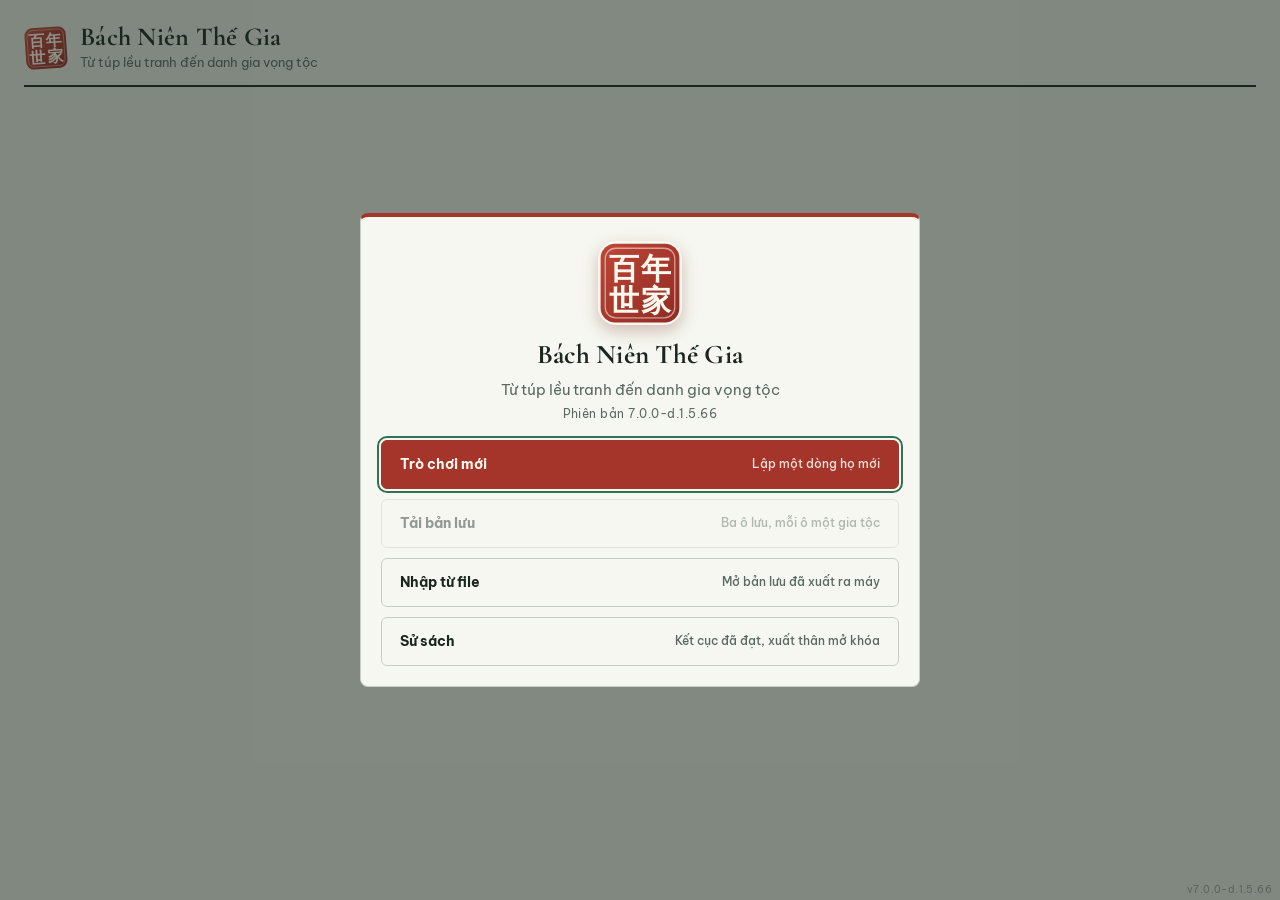
<file: index.html>
<!doctype html><html lang="vi"><head><meta charset="utf-8"><meta name="viewport" content="width=device-width,initial-scale=1"><link rel="icon" type="image/svg+xml" href="icon.svg">
<link rel="stylesheet" href="ui2.css">
</head><body>
<title>Bách Niên Thế Gia</title>
<meta name="claude:viewport-fit-sides" content="cover">
<link rel="preconnect" href="https://fonts.googleapis.com">
<link rel="preconnect" href="https://fonts.gstatic.com" crossorigin>
<link rel="stylesheet" href="https://fonts.googleapis.com/css2?family=Cormorant+Garamond:wght@500;600;700&family=Be+Vietnam+Pro:wght@400;500;600&display=swap">
<style>
/* Bố cục v5 (v4 cũ): thanh thời gian · thanh trang · nội dung từng trang */
:root{
  --paper:#e7ece2; --panel:#f5f7f0; --ink:#1c2621; --muted:#5b6a61; --line:#c6d0c0;
  --seal:#a5342a; --on-seal:#fff8ef; --gold:#946f1f; --jade:#2f7258; --jade-soft:#d5e5da;
  --sky:#d3e0d7; --ground:#a7b79b; --roof:#34443d; --wall:#e6dcc4; --wood:#7a4f32; --straw:#b7975a;
  --bad:#a5342a; --good:#2f7258; --mood:#3e6a9a; --purple:#7a4bb0;
  --display:'Cormorant Garamond','Noto Serif',Georgia,serif;
  --body:'Be Vietnam Pro',system-ui,-apple-system,'Segoe UI',sans-serif;
}
@media (prefers-color-scheme: dark){:root:not([data-theme="light"]){
  --paper:#111815; --panel:#18221d; --ink:#e2e8dc; --muted:#98a79d; --line:#2c3a33;
  --seal:#cf5a4b; --on-seal:#1a0f0c; --gold:#d3aa52; --jade:#6db493; --jade-soft:#20352b;
  --sky:#1c2b25; --ground:#2b3c32; --roof:#0c1210; --wall:#8a826f; --wood:#5f3d27; --straw:#8b7344;
  --bad:#e07466; --good:#6db493; --mood:#7fa8d6; --purple:#b48ae6; color-scheme:dark;
}}
:root[data-theme="dark"]{
  --paper:#111815; --panel:#18221d; --ink:#e2e8dc; --muted:#98a79d; --line:#2c3a33;
  --seal:#cf5a4b; --on-seal:#1a0f0c; --gold:#d3aa52; --jade:#6db493; --jade-soft:#20352b;
  --sky:#1c2b25; --ground:#2b3c32; --roof:#0c1210; --wall:#8a826f; --wood:#5f3d27; --straw:#8b7344;
  --bad:#e07466; --good:#6db493; --mood:#7fa8d6; --purple:#b48ae6; color-scheme:dark;
}
*{box-sizing:border-box}
[hidden]{display:none!important}
body{background:var(--paper);color:var(--ink);font-family:var(--body);font-size:14px;line-height:1.5;
  padding-left:max(16px,env(safe-area-inset-left,0px));padding-right:max(16px,env(safe-area-inset-right,0px));padding-block:12px 32px}
h1,h2,h3{font-family:var(--display);font-weight:700;margin:0;text-wrap:balance;letter-spacing:.01em}
button,select{font:inherit;color:inherit;cursor:pointer}
button:focus-visible,input:focus-visible,select:focus-visible{outline:2px solid var(--jade);outline-offset:2px}
.num{font-variant-numeric:tabular-nums}
.muted{color:var(--muted)}
.wrap{max-width:1380px;margin:0 auto;display:grid;gap:14px}

.top{display:flex;flex-wrap:wrap;align-items:center;gap:10px 20px;border-bottom:2px solid var(--ink);padding-block:4px 12px}
.brand{display:flex;align-items:center;gap:12px;margin-right:auto}
.sealmark{width:44px;height:44px;display:grid;place-items:center;background:var(--seal);color:var(--on-seal);font-size:26px;line-height:1;border-radius:8px;font-family:'Noto Serif TC','Noto Serif CJK TC','Source Han Serif TC','Songti TC','PMingLiU','MingLiU','SimSun','Microsoft JhengHei','Microsoft YaHei',serif;font-weight:700;transform:rotate(-4deg);flex:none;box-shadow:inset 0 0 0 2px rgba(255,248,239,.5)}
.sealmark .han2{display:flex;flex-direction:column;align-items:center;font-size:17px;line-height:1.02}.sealmark .han2 i{font-style:normal}
.sealimg{width:44px;height:44px;border-radius:9px;transform:rotate(-4deg);flex:none}
.brand h1{font-size:30px;line-height:1}
.brand small{display:block;color:var(--muted);font-size:13px;margin-top:3px}
.stat{display:grid;line-height:1.15}
.stat b{font-size:18px;font-weight:600}
.stat span{font-size:11px;text-transform:uppercase;letter-spacing:.08em;color:var(--muted)}
.stat em{font-style:normal;font-size:12px;text-transform:none;letter-spacing:0}
.up{color:var(--good)}.down{color:var(--bad)}
.speed{display:flex;gap:2px;border:1px solid var(--line);border-radius:6px;padding:2px;background:var(--panel)}
.speed button{border:0;background:none;padding:5px 10px;border-radius:4px;font-size:13px;font-weight:600;color:var(--muted)}
.speed button[aria-pressed="true"]{background:var(--ink);color:var(--paper)}
.sel{border:1px solid var(--line);background:var(--panel);border-radius:6px;padding:6px 8px;font-size:13px;max-width:100%}

.btn{border:1px solid var(--line);background:var(--panel);border-radius:6px;padding:8px 12px;text-align:left}
.btn:hover:not(:disabled){border-color:var(--jade)}
.btn:disabled{opacity:.45;cursor:not-allowed}
.btn.primary{background:var(--seal);border-color:var(--seal);color:var(--on-seal);font-weight:600;text-align:center}
.btn.small{padding:5px 10px;font-size:12.5px;text-align:center}
.btn.ghost{background:transparent}
.btn small{display:block;color:var(--muted);font-size:12px;font-weight:400}
.btn .odds{float:right;font-size:11.5px;font-weight:600;color:var(--jade);margin-left:8px}
.btn .odds.lo{color:var(--bad)}

.layout{display:grid;grid-template-columns:minmax(0,1fr) 380px;gap:14px;align-items:start}
.layout .treecard{grid-column:1;grid-row:1}
.layout .detail{grid-column:2;grid-row:1 / span 2;position:sticky;top:12px;max-height:calc(100vh - 24px);overflow-y:auto}
.layout .lower{grid-column:1;grid-row:2;display:grid;grid-template-columns:310px minmax(0,1fr);gap:14px;align-items:start}
@media (max-width:980px){.layout{grid-template-columns:minmax(0,1fr)}.layout .treecard,.layout .detail,.layout .lower{grid-column:1;grid-row:auto;position:static;max-height:none}}
@media (max-width:640px){.layout .lower{grid-template-columns:minmax(0,1fr)}}
.card{background:var(--panel);border:1px solid var(--line);border-radius:8px;padding:14px;min-width:0}
.card h2{font-size:22px}
.eyebrow{font-size:11px;letter-spacing:.1em;text-transform:uppercase;color:var(--muted);font-weight:600}
.note{font-size:12.5px;color:var(--muted);margin:0}

.treescroll{position:relative;overflow-x:auto;padding-bottom:8px;margin-top:6px}
.tree{display:flex;justify-content:center;min-width:max-content;padding:10px 8px 4px}
.tree ul{display:flex;justify-content:center;padding:22px 0 0;margin:0;position:relative}
.tree li{list-style:none;position:relative;padding:22px 6px 0;display:flex;flex-direction:column;align-items:center}
.tree>ul{padding-top:0}
.tree>ul>li{padding-top:0}
.tree li::before,.tree li::after{content:"";position:absolute;top:0;right:50%;width:50%;height:22px;border-top:1.5px solid var(--line)}
.tree li::after{right:auto;left:50%;border-left:1.5px solid var(--line)}
.tree li:first-child::before,.tree li:last-child::after{border:0}
.tree li:last-child::before{border-right:1.5px solid var(--line);border-radius:0 6px 0 0}
.tree li:first-child::after{border-radius:6px 0 0 0}
.tree li:only-child::after{display:none}
.tree li:only-child::before{border:0;border-right:1.5px solid var(--line);border-radius:0}
.tree ul ul::before{content:"";position:absolute;top:0;left:50%;height:22px;border-left:1.5px solid var(--line)}
.tree>ul>li::before,.tree>ul>li::after{display:none}
.couple{display:flex;align-items:center}
.couple .knot{width:14px;border-top:1.5px dashed var(--gold)}
.couple .spw{display:flex;flex-direction:column;align-items:center;gap:2px}
.couple .mk{font-size:.66rem;color:var(--muted);line-height:1.1;white-space:nowrap}
.node.old{opacity:.6}
.node{border:1px solid var(--line);background:var(--paper);border-radius:8px;padding:7px 10px;width:150px;text-align:left;display:grid;gap:1px;position:relative}
.node:hover{border-color:var(--jade)}
.node[aria-pressed="true"]{border-color:var(--seal);box-shadow:0 0 0 1px var(--seal)}
.node b{font-size:13px;line-height:1.25}
.node small{font-size:11.5px;color:var(--muted);line-height:1.3}
.node .hp{height:4px;border-radius:2px;background:var(--line);margin-top:4px;overflow:hidden;display:block}
.node .hp i{display:block;height:100%;background:var(--seal)}
.node .md{height:3px;border-radius:2px;background:var(--line);margin-top:2px;overflow:hidden;display:block}
.node .md i{display:block;height:100%;background:var(--mood)}
.node.head{border-top:3px solid var(--gold)}
.node.dead{opacity:.55;background:transparent}
.node.dead b::after{content:" †";color:var(--muted)}
.node .badge{position:absolute;top:-9px;right:6px;font-size:10px;background:var(--gold);color:var(--on-seal);border-radius:4px;padding:0 5px;font-weight:600}
.node .badge.preg{background:var(--jade)}
.node .badge.away{background:var(--mood)}

.who{display:flex;gap:12px;align-items:center}
.avatar{width:46px;height:46px;border-radius:50%;display:grid;place-items:center;font-family:var(--display);font-size:22px;font-weight:700;background:var(--jade-soft);color:var(--jade);flex:none;border:1.5px solid var(--jade)}
.avatar.f{background:transparent;color:var(--seal);border-color:var(--seal)}
.chips{display:flex;flex-wrap:wrap;gap:4px;margin-top:4px}
.chip{display:inline-block;font-size:11.5px;padding:1px 8px;border-radius:99px;background:var(--jade-soft);color:var(--jade);font-weight:600}
.chip.gold{background:transparent;border:1px solid var(--gold);color:var(--gold)}
.chip.ty{background:transparent;border:1px solid var(--gold);color:var(--gold);font-weight:600} /* v6.4.1.7: danh hiệu cấp Thần, thiên mệnh */
.chip.red{background:transparent;border:1px solid var(--seal);color:var(--seal)}
.chip.blue{background:transparent;border:1px solid var(--mood);color:var(--mood)}
.chip.green{background:transparent;border:1px solid var(--good);color:var(--good)}
.tabs .dot.warn{background:var(--bad,#b3261e);width:8px;height:8px;top:3px;right:2px}
.tblwrap{overflow-x:auto;margin-top:8px}
.btab{width:100%;border-collapse:collapse;font-size:13.5px}
.btab th{text-align:left;font-weight:600;font-size:11.5px;letter-spacing:.04em;text-transform:uppercase;color:var(--muted);padding:6px 8px;border-bottom:1px solid var(--line)}
.btab td{padding:8px;border-bottom:1px solid var(--line);vertical-align:middle}
.btab td small{display:block;color:var(--muted);font-size:12px}
.btab .r{text-align:right;white-space:nowrap}
.btab tbody tr.brow{cursor:pointer}
.btab tbody tr.brow:hover,.btab tbody tr.brow:focus{background:var(--jade-soft);outline:none}
@media (max-width:640px){.btab th:nth-child(2),.btab td:nth-child(2){display:none}}
.bars{display:grid;gap:5px;margin-top:12px}
.bar{display:grid;grid-template-columns:76px 1fr 60px;align-items:center;gap:8px;font-size:12.5px}
.bar i{display:block;height:7px;border-radius:4px;background:var(--line);overflow:hidden;position:relative}
.bar i::after{content:"";position:absolute;top:0;bottom:0;left:66.6%;border-left:1px solid var(--panel)}
.bar i em{display:block;height:100%;background:var(--jade)}
.bar i em.over{background:var(--gold)}
.bar i s{position:absolute;top:0;bottom:0;background:repeating-linear-gradient(45deg,transparent 0 3px,var(--muted) 3px 4px);opacity:.5}
.bar.hp i em{background:var(--seal)}
.bar.md i em{background:var(--mood)}
.bar.md i::after,.bar.mm i::after{display:none}
.bar b{text-align:right;font-weight:500}
.bar b small{color:var(--muted);font-weight:400}
.dsec{display:grid;gap:8px;margin-top:14px;padding-top:12px;border-top:1px solid var(--line)}
.dsec h3{font-size:17px}
.seg{display:flex;flex-wrap:wrap;gap:4px}
.seg .btn{padding:5px 9px;font-size:12.5px}
.seg .btn[aria-pressed="true"]{border-color:var(--seal);box-shadow:inset 0 0 0 1px var(--seal)}
.acts{display:flex;flex-wrap:wrap;gap:6px}

.homeart{margin-top:10px;border-radius:6px;overflow:hidden;border:1px solid var(--line)}
.homeart svg{display:block;width:100%;height:auto}
.log ol{list-style:none;margin:8px 0 0;padding:0;display:grid;gap:7px;max-height:440px;overflow-y:auto}
.log li{font-size:13px;border-left:2px solid var(--line);padding-left:10px}
.log li.hi{border-left-color:var(--seal)}
.log li.gd{border-left-color:var(--gold)}
.log time{display:block;font-size:11px;color:var(--muted)}
.kv{display:grid;grid-template-columns:auto 1fr;gap:2px 10px;font-size:12.5px}
.kv dt{color:var(--muted)}.kv dd{margin:0;text-align:right}

.overlay{position:fixed;inset:0;background:color-mix(in srgb,var(--ink) 50%,transparent);display:grid;place-items:center;z-index:50;
  padding:max(16px,env(safe-area-inset-top,0px)) max(16px,env(safe-area-inset-right,0px)) max(16px,env(safe-area-inset-bottom,0px)) max(16px,env(safe-area-inset-left,0px))}
.modal{background:var(--panel);border:1px solid var(--line);border-top:4px solid var(--seal);border-radius:8px;max-width:580px;width:100%;max-height:100%;overflow-y:auto;padding:20px;display:grid;gap:12px;animation:rise .22s ease-out}
.modal.arc{border-top-color:var(--gold)}
.modal h2{font-size:27px}
.modal p{margin:0;max-width:62ch}
.modal .choices{display:grid;gap:8px}
.modal .choices .btn{display:grid;gap:2px}
.modal .result{padding:10px 12px;background:var(--jade-soft);border-radius:6px}
.mhead{display:flex;gap:12px;align-items:center;padding-bottom:12px;border-bottom:1px solid var(--line)}
.mhead .mini{font-size:12px;color:var(--muted)}
.fx{display:flex;flex-wrap:wrap;gap:4px;margin-top:6px}
.fx span{font-size:12px;font-weight:600;padding:1px 7px;border-radius:4px;border:1px solid currentColor}
@keyframes rise{from{transform:translateY(8px);opacity:.6}to{transform:none;opacity:1}}
@media (prefers-reduced-motion:reduce){.modal{animation:none}}
.field{display:grid;gap:4px}
.field label{font-size:12px;font-weight:600;color:var(--muted)}
.field input{border:1px solid var(--line);background:var(--paper);color:var(--ink);border-radius:6px;padding:8px 10px;font:inherit;min-width:0}
.row2{display:grid;grid-template-columns:1fr 1fr;gap:8px}
.statgrid{display:grid;grid-template-columns:repeat(5,1fr);gap:6px;text-align:center}
.statgrid div{border:1px solid var(--line);border-radius:6px;padding:6px 2px}
.statgrid b{display:block;font-size:20px}
.statgrid small{font-size:11px;color:var(--muted)}
@media (max-width:420px){.statgrid{grid-template-columns:repeat(3,1fr)}}
/* v4 */
.tabs{display:flex;gap:4px;overflow-x:auto;border-bottom:1px solid var(--line);padding-bottom:6px;scrollbar-width:thin}
.tabs button{border:1px solid transparent;background:none;padding:6px 12px;border-radius:6px;font-weight:600;font-size:13.5px;color:var(--muted);white-space:nowrap;position:relative}
.tabs button[aria-pressed="true"]{background:var(--panel);border-color:var(--line);color:var(--ink);box-shadow:inset 0 -2px 0 var(--seal)}
.tabs .dot{position:absolute;top:4px;right:3px;width:7px;height:7px;border-radius:50%;background:var(--seal)}
main{display:grid;gap:14px}
.layout{grid-template-columns:minmax(0,1fr) 400px}
.layout .detail{grid-row:1}
.grid2{display:grid;grid-template-columns:repeat(auto-fit,minmax(min(100%,380px),1fr));gap:14px;align-items:start}
.node{width:172px}
.nrow{display:flex;gap:7px;align-items:center;min-width:0}
.nrow>span{display:grid;min-width:0}
.ava{flex:none;border-radius:50%;display:block}
.node.left{opacity:.6;border-style:dashed}
.chip.tg{background:transparent;border:1px solid var(--good);color:var(--good)}
.chip.tr{background:transparent;border:1px solid var(--bad);color:var(--bad)}
.chip.tp{background:transparent;border:1px solid var(--purple);color:var(--purple)}
.fx .purple{color:var(--purple)}
.bar.dy i em{background:var(--purple)}
.bar.dy i::after{display:none}
.crops,.staff{display:grid;gap:6px;margin-top:8px}
.crop,.srow{display:flex;gap:10px;justify-content:space-between;align-items:center;border:1px solid var(--line);border-radius:6px;padding:8px 10px;background:var(--paper)}
.crop small,.srow small{display:block;color:var(--muted);font-size:12px}
.srow.empty{border-style:dashed;background:transparent}
.stepper{display:flex;align-items:center;gap:6px;flex:none}
.stepper b{min-width:24px;text-align:center}
.mkt{display:grid;grid-template-columns:repeat(auto-fill,minmax(150px,1fr));gap:6px;margin-top:8px}
.mkt div{border:1px solid var(--line);border-radius:6px;padding:6px 8px;display:grid;font-size:12.5px}
.offs h3{font-size:17px;margin-top:14px}
.off{display:flex;justify-content:space-between;gap:10px;border-bottom:1px solid var(--line);padding:7px 0;align-items:flex-start}
.off.mine{background:rgba(184,134,11,.08);padding-left:6px;padding-right:6px;border-radius:6px}
.qgrp{margin:8px 0}.qb{width:100%;text-align:left;margin-bottom:2px}
.qseats{margin-top:6px;max-height:280px;overflow:auto;border-top:1px dashed var(--line);padding-top:4px}
.srow2{display:flex;justify-content:space-between;gap:8px;padding:3px 0;font-size:13px;border-bottom:1px dotted var(--line)}.srow2 small{color:var(--muted);text-align:right}
.off small{display:block;color:var(--muted);font-size:12px}
.off .who2{flex:none;max-width:40%;text-align:right}
.off.mine{background:var(--jade-soft);padding-inline:8px;border-radius:6px}
.plain{margin:6px 0 0;padding-left:18px;display:grid;gap:4px}
@media (max-width:640px){.crop,.srow,.off{flex-wrap:wrap}.off .who2{max-width:none;text-align:left}.node{width:150px}}
/* v5: tối giản, cửa sổ nhân vật, bản đồ */
.tap{cursor:help;text-decoration:underline dotted color-mix(in srgb,var(--muted) 70%,transparent);text-underline-offset:3px}
button.stat{border:0;background:none;padding:0;text-align:left;font:inherit;color:inherit;cursor:help}
button.stat:hover b{text-decoration:underline dotted;text-underline-offset:3px}
.tip{position:fixed;z-index:80;background:var(--ink);color:var(--paper);border-radius:8px;padding:9px 12px;font-size:12.5px;line-height:1.45;display:grid;gap:3px;box-shadow:0 6px 24px rgba(0,0,0,.25)}
.tip b{font-size:13px}
button.chip{border:0;font:inherit;font-size:11.5px;cursor:help}
.chip.pc{background:var(--ink);color:var(--paper)}
.treecard{padding:10px}
.treescroll{min-height:calc(100vh - 230px);display:flex;align-items:flex-start;justify-content:safe center}
.tree{margin:auto}
.legend{display:flex;flex-wrap:wrap;gap:14px;justify-content:center;font-size:12px;color:var(--muted);padding-top:6px;border-top:1px solid var(--line)}
.legend .lg{display:inline-block;width:18px;height:4px;border-radius:2px;margin-right:5px;vertical-align:middle}
.lg.hp{background:var(--seal)}.lg.md{background:var(--mood)}.lg.hd{background:var(--gold);height:3px}
.overlay.sheet{z-index:45}
/* d9.7: hộp sự kiện một cột (ảnh mẫu Mockup giao dien/d9.7) */
.overlay.sheet.top{z-index:60}
.modal.ev1{max-width:720px;padding:0;gap:0;overflow-y:auto}
.ev1 .evband{display:flex;justify-content:center;gap:12px;flex-wrap:nowrap;padding:18px 20px 14px;background:linear-gradient(180deg,var(--jade-soft),var(--panel))}
.evband .evcard:not(.solo){flex:1 1 0;max-width:230px}
.ev1 .evband.many{flex-wrap:wrap}
.evband.cmp .evcard:not(.solo){padding:7px 9px;gap:7px}
.evband.cmp .evtx b{font-size:14px}
.evband.cmp .evtx small{display:none}
@media (max-width:560px){.evband .evcard:not(.solo){flex-direction:column;text-align:center;padding:8px 4px;gap:4px}.evband .evtx small{display:none}.evband .evtx{justify-items:center;max-width:100%}.evband .evtx b{font-size:13px;max-width:100%}}
.evband .evtx b{white-space:normal;text-align:center;overflow-wrap:anywhere;text-wrap:balance}
.evband .evtx{text-align:center}.evband .evtx small{white-space:normal;overflow:visible;text-overflow:clip;text-align:center}
.npfull{margin-top:12px;display:flex;justify-content:center}
.evtx small{overflow:hidden;text-overflow:ellipsis;white-space:nowrap}
.evcard{display:flex;align-items:center;gap:10px;background:var(--panel);border:1px solid var(--line);border-radius:12px;padding:9px 14px 9px 10px;box-shadow:0 1px 3px rgba(0,0,0,.08);text-align:left;font:inherit;color:inherit;cursor:pointer;min-width:0}
.evcard:hover{border-color:var(--seal)}
/* 7.0.0-d.1.5.15 (chủ dự án 25/11: giao diện cũ, chỉ giữ nam xanh nữ hồng): viền trên thẻ người theo giới, người mất xám */
.node.mal,.evcard.mal{border-top:4px solid #7fa8cf}
.node.fem,.evcard.fem{border-top:4px solid #d99aa4}
.node.dead{border-top-color:#b5b8b0}
.evcard.solo{flex-direction:column;text-align:center;padding:12px 22px 10px;gap:4px}
.evav{position:relative;flex:none;display:block}
.evav svg{display:block;border-radius:50%}
.evage{position:absolute;right:-6px;top:-4px;background:var(--panel);border:1px solid var(--line);border-radius:999px;font-size:11px;font-weight:700;padding:1px 6px;line-height:1.3}
.evtx{display:grid;gap:1px;min-width:0}
.evtx b{font-family:var(--display);font-size:17px;line-height:1.1}
.evtx small{font-size:11.5px;color:var(--muted)}
.evinc{justify-self:start;margin-top:3px;font-size:11.5px;font-weight:700;color:var(--good);background:var(--jade-soft);border-radius:999px;padding:1px 9px}
.evinc.neg{color:var(--bad)}
.evcard.solo .evinc{justify-self:center}
.evtx small{white-space:nowrap;overflow:hidden;text-overflow:ellipsis;max-width:190px}
.evcard.solo .evtx small{max-width:240px}
.npov{position:fixed;inset:0;z-index:300;background:rgba(20,30,25,.45);display:flex;align-items:center;justify-content:center;padding:16px}
.npbox{background:var(--panel,#fff);border-radius:16px;max-width:400px;width:100%;padding:18px 20px 16px;box-shadow:0 12px 40px rgba(0,0,0,.3);position:relative;max-height:86vh;overflow:auto}
.npx{position:absolute;right:10px;top:8px;border:0;background:transparent;font-size:24px;cursor:pointer;line-height:1;color:inherit}
.nphead{display:flex;gap:12px;align-items:center;margin-bottom:8px;padding-right:22px}
.npav svg{display:block;border-radius:50%}
.nphead b{font-family:var(--display);font-size:19px;display:block}
.nphead small{color:var(--muted);font-size:12px}
.npdesc{font-size:13px;color:var(--muted);margin:6px 0 10px;line-height:1.45}
.nprow{display:flex;justify-content:space-between;gap:12px;border-top:1px solid var(--line);padding:6px 0;font-size:13px}
.nprow span{color:var(--muted);flex:none}
.nprow b{text-align:right;font-weight:600}
.modal.ev1{gap:10px}
.modal.ev1>*:not(.evband){margin-left:26px;margin-right:26px}
.modal.ev1>:last-child{margin-bottom:22px}
.ev1 .evbody{padding:4px 0 0;display:grid;gap:6px}
.ev1 .evbody p{max-width:62ch}
.ev1 .helper,.ev1 .note{margin-top:6px}
.ev1 .choices{padding:0;display:grid;gap:8px}
.ev1 .choices .btn.evch{display:grid;grid-template-columns:24px 1fr auto;align-items:center;column-gap:12px;row-gap:2px;padding:10px 14px;text-align:left}
.ev1 .choices .btn:hover{border-color:var(--seal)}
.ev1 .choices .btn.primary.evch{display:block}
.ev1 .choices .btn.evch>small,.ev1 .choices .btn.evch>.adodds{grid-column:2/-1}
.chno{grid-column:1;width:24px;height:24px;border-radius:50%;background:var(--jade-soft);color:var(--good);font-weight:700;font-size:12.5px;display:grid;place-items:center}
.chl{grid-column:2;display:grid;gap:2px}
.chpr{grid-column:3;font-size:12.5px;font-weight:700;color:var(--seal);white-space:nowrap}
.ev1 .choices .btn.primary{display:block;text-align:center}
.ev1 .result{margin-top:2px;margin-bottom:6px}
/* d9.7: hồ sơ nhân vật chia trang, bỏ chi tiết thừa */
.card.fold{padding:0}
.card.fold>summary{cursor:pointer;padding:12px 16px;list-style:none;font-size:14px}
.card.fold>summary::-webkit-details-marker{display:none}
.card.fold>summary::before{content:'▸ ';color:var(--muted)}
.card.fold[open]>summary::before{content:'▾ '}
.card.fold>*:not(summary){margin-left:16px;margin-right:16px}
.card.fold>:last-child{margin-bottom:14px}
.pgtabs{display:flex;gap:6px;flex-wrap:wrap;margin:10px 0 12px}
.pgtabs button{border:1px solid var(--line);background:var(--paper);border-radius:999px;padding:5px 14px;font-size:13px;font-weight:600;color:var(--muted)}
.pgtabs button[aria-pressed="true"]{background:var(--ink);color:var(--paper);border-color:var(--ink)}
.pgbody{display:grid;gap:10px}
.pgbody[hidden]{display:none}
.pgtiles{display:grid;grid-template-columns:repeat(4,1fr);gap:8px}
.pgtile{border:1px solid var(--line);border-radius:9px;background:var(--paper);padding:9px 6px;text-align:center}
.pgtile b{display:block;font-size:15px}
.pgtile small{font-size:11.5px;color:var(--muted)}
.sheetm.pages .who{align-items:center}
/* d9.8: hồ sơ một khung cố định (640 x 660), đầu hồ sơ và thanh trang đứng yên, chỉ phần trang cuộn */
.modal.sheetm.pages{width:min(640px,100%);max-width:640px;height:min(660px,92vh);max-height:none;overflow:hidden;display:flex;flex-direction:column;gap:0;padding:20px 22px 0}
.sheetm.pages>.who,.sheetm.pages>.pgtabs{flex:none}
.sheetm.pages>.pgbody{flex:1 1 auto;min-height:0;overflow-y:auto;padding:2px 2px 18px;align-content:start}
.sheetm.pages>.pgbody[hidden]{display:none}
@media (max-width:560px){.ev1 .evband{padding:14px 12px 10px}.modal.ev1>*:not(.evband){margin-left:14px;margin-right:14px}.pgtiles{grid-template-columns:repeat(2,1fr)}}

.modal.sheetm{max-width:560px;position:relative;border-top-color:var(--jade)}
.xclose{position:absolute;top:8px;right:10px;border:0;background:none;font-size:26px;line-height:1;color:var(--muted);padding:4px 8px;border-radius:6px}
.xclose:hover{color:var(--ink);background:var(--paper)}
.kvline{font-size:12.5px;margin:0;display:flex;flex-wrap:wrap;gap:4px 6px;align-items:center}
.subs{display:grid;grid-template-columns:repeat(5,1fr);gap:4px;margin-top:8px}
.sub{border:1px solid var(--line);background:var(--paper);border-radius:6px;padding:4px 2px;display:grid;text-align:center;cursor:help}
.sub b{font-size:15px;font-weight:600}.sub small{font-size:10.5px;color:var(--muted)}
.think{margin:0;padding-left:18px;display:grid;gap:2px;font-size:13px}
.rels{display:grid;grid-template-columns:repeat(auto-fill,minmax(180px,1fr));gap:4px}
.sheetm .bar{grid-template-columns:76px 1fr 92px}
.relrow{display:flex;align-items:center;gap:6px;border:1px solid var(--line);background:var(--paper);border-radius:6px;padding:4px 6px;text-align:left;font-size:12.5px}
.relrow span{display:grid;flex:1;min-width:0;line-height:1.2}.relrow small{color:var(--muted);font-size:11px}
.relrow b{font-size:11.5px;font-weight:600}
.lnk{border:0;background:none;padding:0;color:var(--jade);font-weight:600;text-decoration:underline;text-underline-offset:2px}
button.srow{width:100%;text-align:left;font:inherit;color:inherit}
.modal.two{max-width:900px;grid-template-columns:250px minmax(0,1fr);align-items:start;column-gap:20px}
.modal.two .mside{position:sticky;top:0;display:grid;gap:6px;border-right:1px solid var(--line);padding-right:16px}
.modal.two .mmain{display:grid;gap:12px;min-width:0}
.mside .mhead{border:0;padding:0}
.bars.tight{gap:3px;margin-top:4px}.bars.tight .bar{grid-template-columns:62px 1fr 44px;font-size:11.5px}
.mside .subs{grid-template-columns:repeat(5,1fr)}.mside .sub b{font-size:13px}.mside .sub small{font-size:9.5px}
@media (max-width:760px){.modal.two{grid-template-columns:minmax(0,1fr)}.modal.two .mside{position:static;border-right:0;border-bottom:1px solid var(--line);padding:0 0 10px}
  .mside .bars.tight{grid-template-columns:1fr 1fr;column-gap:12px}}
.mapwrap{border-radius:8px;overflow:hidden;border:1px solid var(--line)}
.mapwrap.small{max-width:420px}
.mapsvg{display:block;width:100%;height:auto}
.mapsvg .sea{fill:color-mix(in srgb,var(--mood) 22%,var(--paper))}
.mapsvg .rg{stroke:var(--panel);stroke-width:3;cursor:pointer;transition:filter .15s}
.mapsvg .rg:hover,.mapsvg .rg:focus-visible{filter:brightness(1.08);outline:none}
.mapsvg .rg.on{stroke:var(--ink);stroke-width:3.5}
.rg-trung{fill:color-mix(in srgb,var(--gold) 45%,var(--paper))}.rg-bac{fill:color-mix(in srgb,var(--muted) 40%,var(--paper))}
.rg-dong{fill:color-mix(in srgb,var(--mood) 40%,var(--paper))}.rg-nam{fill:color-mix(in srgb,var(--jade) 45%,var(--paper))}
.rg-tay{fill:color-mix(in srgb,var(--straw) 60%,var(--paper))}
.mapsvg text{font-family:var(--display);font-weight:700;font-size:20px;fill:var(--ink)}
.mapsvg text.hm{font-family:var(--body);font-size:11px;font-weight:600;fill:var(--seal)}
.ptab{display:grid;margin-top:8px;font-size:12.5px}
.ptab>div{display:grid;grid-template-columns:1fr 1fr 80px;gap:6px;padding:3px 0;border-bottom:1px solid var(--line)}
.ptab>div span:not(:first-child){text-align:right}
.ptab .ph{color:var(--muted);font-size:11px;text-transform:uppercase;letter-spacing:.06em}
details.more{margin-top:10px}details.more>summary{cursor:pointer;font-weight:600;padding:6px 0}
.rulegrid{display:grid;grid-template-columns:repeat(auto-fill,minmax(200px,1fr));gap:6px;margin-top:8px}
.rulegrid .btn{display:grid;gap:2px}.rulegrid .btn[aria-pressed="true"]{border-color:var(--seal);box-shadow:inset 0 0 0 1px var(--seal)}
.brand h1{font-size:26px}
.top{gap:8px 18px}

/* v6 */
.subs.ax{grid-template-columns:repeat(6,1fr)}
.subs.sk{grid-template-columns:repeat(4,1fr)}
.sub.hi{border-color:var(--good)}.sub.hi b{color:var(--good)}
.sub.lo{border-color:var(--bad)}.sub.lo b{color:var(--bad)}
.chip.pc.neg{background:transparent;border:1px solid var(--ink);color:var(--ink)}
.dsec.tight h3{margin-bottom:2px}
.small{font-size:12px}
.modal.ky{border:2px solid var(--gold);box-shadow:0 0 0 4px color-mix(in srgb,var(--gold) 18%,transparent),0 20px 50px rgba(0,0,0,.25)}
.modal.ky .eyebrow{color:var(--gold)}
.btn small.pv{display:block;margin-top:3px;font-size:11px;color:var(--muted);line-height:1.35}
.btn small.pv .up{color:var(--good);font-weight:600}.btn small.pv .down{color:var(--bad);font-weight:600}
.helper{display:grid;gap:4px;margin:6px 0 2px}.helper>span{font-size:12px;color:var(--muted)}
.helper .seg .btn small{font-size:10.5px;color:var(--muted)}
.seg.wrap{flex-wrap:wrap}
.chif{display:flex;gap:8px;align-items:center;margin:0 0 8px}.chif label{font-size:13px;color:var(--muted)}.chif .sel{max-width:220px}
.tree .dim{opacity:.28;filter:grayscale(1)}
.modal>*,.modal .field{min-width:0}.modal .sel{max-width:100%;width:100%}.modal .kvline{flex-wrap:wrap}.mapwrap.small svg{width:100%;height:auto;display:block}
.stat.gm b{font-size:16px}
.modal.menu{max-width:560px}
.menu{text-align:center}.menu .choices{text-align:left}
.menu .muted{max-width:none;margin-left:auto;margin-right:auto;text-align:center}
.menu h2{margin:.25rem 0 .15rem}.menu .menu-sub{margin:.2rem 0;font-size:.95rem}.menu .menu-ver{margin:.1rem 0 .2rem;font-size:.78rem;letter-spacing:.04em}
.menu .choices{display:grid;gap:10px;margin-top:16px}
.menu .choices .btn{display:flex;align-items:center;justify-content:space-between;gap:16px;text-align:left;padding:13px 18px;width:100%}
.menu .choices .btn strong{flex:0 0 auto}.menu .choices .btn small{flex:1 1 auto;text-align:right;color:var(--muted);font-weight:500}
.menu .choices .btn.primary small{color:rgba(255,248,239,.88)}
.menu .choices .btn:disabled small{color:var(--muted)}
.sealbig{width:84px;height:84px;margin:4px auto 10px;border-radius:18px;overflow:hidden;display:block;box-shadow:0 6px 16px rgba(120,40,30,.28)}.sealbig img{display:block;width:100%;height:100%}
.slots{display:grid;gap:8px;margin:8px 0}
.slot{display:flex;justify-content:space-between;align-items:center;gap:10px;flex-wrap:wrap;border:1px solid var(--line);border-radius:10px;padding:10px 12px;background:var(--paper)}
.slot .acts{display:flex;gap:6px;flex-wrap:wrap}
textarea.code{width:100%;box-sizing:border-box;font:12px/1.4 ui-monospace,Menlo,Consolas,monospace;border:1px solid var(--line);border-radius:8px;padding:8px;background:var(--paper);color:var(--ink);resize:vertical}
@media (max-width:520px){.subs.ax{grid-template-columns:repeat(4,1fr)}}
/* ===== v6.3: thế giới, họ khác ===== */
.grid1{display:grid;gap:14px}
.mapsvg text.pl{font-family:var(--body);font-size:9.5px;font-weight:600;fill:var(--ink);paint-order:stroke;stroke:var(--panel);stroke-width:2.5px;stroke-linejoin:round}
.mapsvg text.rn{font-size:16px;opacity:.28;letter-spacing:.12em;text-transform:uppercase}
.mapsvg .pd{stroke:var(--ink);stroke-width:1.2}
.mapsvg .pv{cursor:pointer}.mapsvg .pv:focus-visible{outline:none}
.mapsvg .pv:hover .pd,.mapsvg .pv:focus-visible .pd{stroke-width:2.6}
.mapsvg .pv.on .pd{stroke:var(--seal);stroke-width:3}
.mapsvg .pv.home .pd{stroke:var(--seal);stroke-width:2.4}
.mapsvg .dz{fill:color-mix(in srgb,var(--gold) 30%,transparent);stroke:var(--gold);stroke-width:1.5}
.mapsvg .dz.warn{stroke-dasharray:3 3;fill:transparent}
.mapsvg .tl{stroke-width:2.2;fill:none;opacity:.85}
.mapsvg .tl.ph1{stroke:var(--gold);stroke-dasharray:5 4}
.mapsvg .tl.ph2{stroke:#d9822b;stroke-width:3}
.mapsvg .tl.ph3{stroke:var(--seal);stroke-width:4}
.mapsvg .wz{fill:color-mix(in srgb,var(--seal) 22%,transparent);stroke:var(--seal);stroke-width:2}
.mapsvg .rt{stroke:var(--ink);stroke-width:1.8;stroke-dasharray:6 5;opacity:.7}
.tens{display:grid;gap:5px;margin-top:4px}
.tenrow{display:grid;grid-template-columns:minmax(0,1.4fr) minmax(70px,1fr) 90px;gap:8px;align-items:center;font-size:12.5px}
.tenrow.rel{font-weight:600}
.tbar{display:block;height:7px;border-radius:99px;background:var(--line);overflow:hidden}
.tbar i{display:block;height:100%;background:var(--jade)}
.tbar i.ph1{background:var(--gold)}.tbar i.ph2{background:#d9822b}.tbar i.ph3{background:var(--seal)}
.clans{display:grid;gap:8px;margin-top:10px}
.clanrow{display:flex;flex-wrap:wrap;gap:8px 14px;justify-content:space-between;align-items:center;border:1px solid var(--line);border-radius:8px;padding:10px 12px;background:var(--paper)}
.clanrow>div:first-child{display:grid;gap:3px;min-width:min(100%,260px);flex:1}
.clanrow small{display:block;font-size:12px}
.clanrow .acts{display:flex;flex-wrap:wrap;gap:6px}
ul.plain{margin:4px 0 0;padding-left:18px;font-size:12.5px;display:grid;gap:3px}
/* v6.3.5: nhãn phiên bản mờ ở góc phải dưới */
.tzoom{display:flex;align-items:center;justify-content:flex-end;gap:6px;margin-bottom:2px}
.tzoom span{min-width:3.2em;text-align:center;font-size:12px;color:var(--muted)}
.btn small.adodds{display:block;margin-top:2px;font-weight:600;color:var(--purple)}
.verlbl{position:fixed;right:8px;bottom:5px;font-size:10px;line-height:1;letter-spacing:.04em;opacity:.38;color:var(--ink);pointer-events:none;user-select:none;z-index:5}
.gbbtn{position:fixed;left:0;top:46%;z-index:30;display:flex;flex-direction:column;align-items:center;gap:2px;padding:10px 8px;border:1px solid #c9a86a;border-left:0;border-radius:0 12px 12px 0;background:#fbf3df;color:#5a3d12;font:600 12px/1.1 inherit;cursor:pointer;box-shadow:2px 3px 10px rgba(60,40,10,.18)}
.gbbtn .gbi{font-size:20px;line-height:1;color:#b07a20}.gbbtn small{font-size:11px;color:#8a6a2a}.gbbtn:hover{background:#fff3c8}
.kinstrip{display:flex;gap:8px;flex-wrap:wrap;margin:0 0 12px}
.kincard{display:flex;align-items:center;gap:8px;padding:6px 12px 6px 6px;border:1px solid var(--line);border-radius:14px;background:var(--panel);color:var(--ink);cursor:pointer;text-align:left;font:inherit}
.kincard:hover,.pkrow .pview:hover{border-color:var(--seal)}
.kincard svg,.pview svg{width:46px;height:46px;border-radius:50%;flex:none;display:block}
.kincard span{display:grid;gap:1px}.kincard small{color:var(--muted);font-size:12px}
.pview{display:inline-block;border-radius:50%;cursor:pointer;flex:none;margin-right:10px;box-shadow:0 0 0 2px var(--line)}
.pkrow{display:flex!important;align-items:center;text-align:left}

/* d.1.5.49: bản đồ 48 khu */
.mapcard48{grid-column:1/-1}.mapcard48 .mapwrap48{max-width:1120px;margin:0 auto}.mapsvg.map48{width:100%;height:auto;display:block}
.mapsvg.map48 .pl{font-size:11px}.mapsvg.map48 .rn{font-size:17px}
@media (max-width:640px){.mapsvg.map48{min-width:760px}.mapwrap48{overflow-x:auto;-webkit-overflow-scrolling:touch}}
</style>

<div class="wrap" id="app"></div>
<div class="overlay sheet" id="sheetO" hidden><div class="modal sheetm" id="sheetM" role="dialog" aria-modal="true" aria-label="Hồ sơ nhân vật"></div></div>
<div class="tip" id="tip" hidden></div>
<div class="verlbl" aria-hidden="true">v7.0.0-d.1.5.66</div>
<div class="overlay" id="overlay" hidden><div class="modal" id="modal" role="dialog" aria-modal="true"></div></div>

<script src="data.js"></script>
<script src="data-map48.js"></script>
<script src="data-v64.js"></script>
<script src="data-v64m.js"></script>
<script src="data-v670.js"></script>
<script src="data-han.js"></script>
<script src="data-giabao.js"></script>
<script>window.EVF=window.EVF||[];</script>
<script src="ev-chung.js"></script>
<script src="ev-nghe.js"></script>
<script src="ev-cot.js"></script>
<script src="ev-cot2.js"></script>
<script src="ev-quan.js"></script>
<script src="ev-tinh.js"></script>
<script src="ev-vuot.js"></script>
<script src="ev-nghe2.js"></script>
<script src="ev-them.js"></script>
<script src="ev-v6a.js"></script>
<script src="ev-v61.js"></script>
<script src="ev-v62.js"></script>
<script src="ev-v63.js"></script>
<script src="ev-v631a.js"></script>
<script src="ev-v631b.js"></script>
<script src="ev-v631c.js"></script>
<script src="ev-v631d.js"></script>
<script src="ev-v632a.js"></script>
<script src="ev-v633a.js"></script>
<script src="ev-v633b.js"></script>
<script src="ev-v633c.js"></script>
<script src="ev-v633d.js"></script>
<script src="ev-v633e.js"></script>
<script src="ev-v633f.js"></script>
<script src="ev-v633g.js"></script>
<script src="ev-v635a.js"></script>
<script src="ev-v635b.js"></script>
<script src="ev-v64.js"></script>
<script src="ev-v6414.js"></script>
<script src="ev-v6415.js"></script>
<script src="ev-v6416.js"></script>
<script src="ev-v6417.js"></script>
<script src="ev-v6418.js"></script>
<script src="ev-v653.js"></script>
<script src="ev-v654.js"></script>
<script src="ev-v660.js"></script>
<script src="ev-v670.js"></script>
<script src="ev-v670b.js"></script>
<script src="ev-v670c.js"></script>
<script src="ev-v670d.js"></script>
<script src="ev-v670e.js"></script>
<script src="ev-v670f.js"></script>
<script src="ev-v670g.js"></script>
<script src="ev-v670h.js"></script>
<script src="ev-v670i.js"></script>
<script src="ev-v670j.js"></script>
<script src="ev-v670k.js"></script>
<script src="ev-v670l.js"></script>
<script src="ev-v670m.js"></script>
<script src="ev-v670n.js"></script>
<script src="ev-v670o.js"></script>
<script src="ev-v670p.js"></script>
<script src="ev-v670q.js"></script>
<script src="ev-v6710a.js"></script>
<script src="ev-v6710b.js"></script>
<script src="ev-v6710c.js"></script>
<script src="ev-v6710d.js"></script>
<script src="ev-v6710e.js"></script>
<script src="ev-v6710f.js"></script>
<script src="ev-d912.js"></script>
<script src="ev-d912b.js"></script>
<script src="ev-d912c.js"></script>
<script src="ev-d912d.js"></script>
<script src="ev-d912e.js"></script>
<script src="ev-d912f.js"></script>
<script src="ev-d912g.js"></script>
<script src="ev-d912h.js"></script>
<script src="ev-d912i.js"></script>
<script src="ev-d912j.js"></script>
<script src="ev-d912k.js"></script>
<script src="ev-d912l.js"></script>
<script src="ev-d912m.js"></script>
<script src="ev-d912n.js"></script>
<script src="ev-d912o.js"></script>
<script src="ev-d912p.js"></script>
<script src="ev-d912q.js"></script>
<script src="ev-d912r.js"></script>
<script src="ev-d912s.js"></script>
<script src="ev-d912t.js"></script>
<script src="ev-d912u.js"></script>
<script src="ev-d912v.js"></script>
<script src="ev-d912w.js"></script>
<script src="ev-d912x.js"></script>
<script src="ev-d912y.js"></script>
<script src="ev-d912z.js"></script>
<script src="ev-d912aa.js"></script>
<script src="ev-d912ab.js"></script>
<script src="ev-d912ac.js"></script>
<script src="ev-d912ad.js"></script>
<script src="ev-d912ae.js"></script>
<script src="ev-d912af.js"></script>
<script src="ev-d912ag.js"></script>
<script src="ev-d912ah.js"></script>
<script src="ev-d912ai.js"></script>
<script src="ev-d912aj.js"></script>
<script src="ev-d912ak.js"></script>
<script src="ev-d912al.js"></script>
<script src="ev-d912am.js"></script>
<script src="ev-d912an.js"></script>
<script src="ev-d912ao.js"></script>
<script src="ev-d912ap.js"></script>
<script src="ev-d912aq.js"></script>
<script src="ev-d912ar.js"></script>
<script src="ev-d912as.js"></script>
<script src="ev-d912at.js"></script>
<script src="ev-d912au.js"></script>
<script src="ev-d912av.js"></script>
<script src="ev-d912aw.js"></script>
<script src="ev-d912ax.js"></script>
<script src="ev-d912ay.js"></script>
<script src="ev-d912az.js"></script>
<script src="ev-d912ba.js"></script>
<script src="ev-d912bb.js"></script>
<script src="ev-d912bc.js"></script>
<script src="ev-d912bd.js"></script>
<script src="ev-d912be.js"></script>
<script src="ev-d912bf.js"></script>
<script src="ev-d912bg.js"></script>
<script src="ev-d912bh.js"></script>
<script src="ev-d912bi.js"></script>
<script src="ev-d156a.js"></script>
<script src="ev-d1510a.js"></script>
<script src="ev-d1523a.js"></script>
<script src="ev-d1528a.js"></script>
<script src="ev-d1543a.js"></script>
<script src="ev-d1546a.js"></script>
<script src="ev-d1547a.js"></script>
<script src="ev-d1547b.js"></script>
<script src="ev-d1547c.js"></script>
<script src="ev-d1549a.js"></script>
<script src="ev-d1550a.js"></script>
<script src="ev-d1551a.js"></script>
<script src="ev-d1552a.js"></script>
<script src="ev-d1553a.js"></script>
<script src="ev-d1554a.js"></script>
<script src="ev-d1555a.js"></script>
<script src="ev-d1557a.js"></script>
<script src="ev-d1560a.js"></script>
<script src="ev-d1565a.js"></script>
<script src="data-av.js"></script>
<script src="ava-anh.js"></script>
<script src="ev-cotran.js"></script>
<script src="events-meta.js"></script>
<script src="events-mem.js"></script>
<script src="events-theme.js"></script>
<script src="events-lv.js"></script>
<script src="engine-x.js"></script>
<script src="engine-xd.js"></script>
<script src="engine-xc.js"></script>
<script src="engine-xb.js"></script>
<script src="engine-xa.js"></script>
<script src="engine-rg.js"></script>
<script src="engine-npc.js"></script>
<script src="engine-ill.js"></script>
<script src="save-ser.js"></script>
<script src="engine-help.js"></script>
<script src="engine-dt.js"></script>
<script src="engine-cong.js"></script>
<script>window.BN_UI2=/[?&]ui=new/.test(location.search); /* 7.0.0-d.1.5.20 (chủ dự án 25/11: bật lại giao diện mới): mặc định giao diện mới, thêm ?ui=old để dùng giao diện cũ */ /* 7.0.0-d.1.5.15 (chủ dự án 25/11: "trả lại giao diện cũ, giao diện ui1"): mặc định giao diện cũ, thêm ?ui=new vào địa chỉ để xem giao diện mới */document.addEventListener('DOMContentLoaded',function(){document.body.classList.add('gp2');if(!window.BN_ADMIN)document.body.classList.toggle('ui2',window.BN_UI2)})</script>
<script src="ui2.js"></script>
<script src="engine.js"></script>
</body></html>
</file>
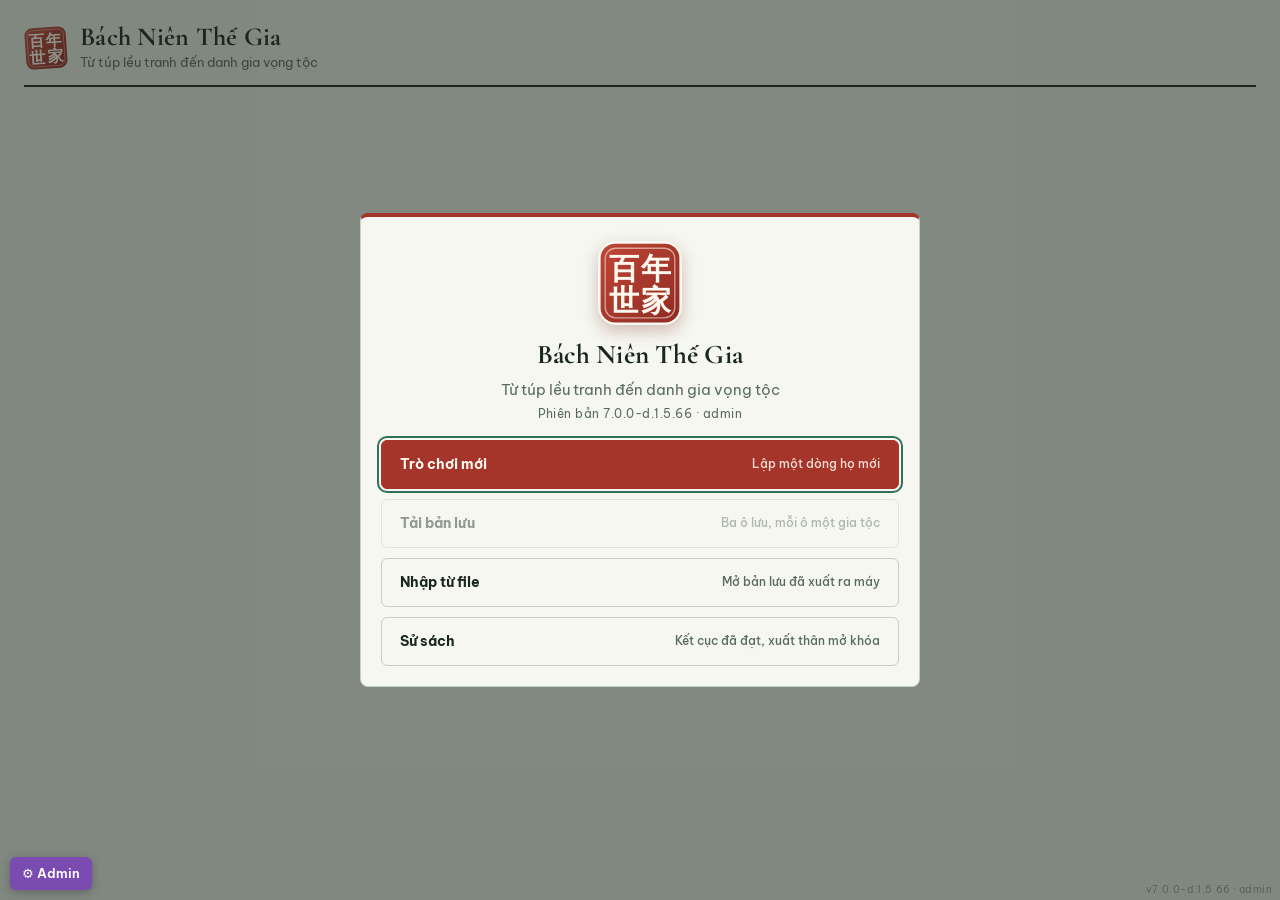
<file: admin.html>
<!doctype html><html lang="vi"><head><meta charset="utf-8"><meta name="viewport" content="width=device-width,initial-scale=1"><link rel="icon" type="image/svg+xml" href="icon.svg">
<link rel="stylesheet" href="ui2.css">
</head><body>
<title>Bách Niên Thế Gia · Admin</title>
<meta name="claude:viewport-fit-sides" content="cover">
<link rel="preconnect" href="https://fonts.googleapis.com">
<link rel="preconnect" href="https://fonts.gstatic.com" crossorigin>
<link rel="stylesheet" href="https://fonts.googleapis.com/css2?family=Cormorant+Garamond:wght@500;600;700&family=Be+Vietnam+Pro:wght@400;500;600&display=swap">
<style>
/* Bố cục v5 (v4 cũ): thanh thời gian · thanh trang · nội dung từng trang */
:root{
  --paper:#e7ece2; --panel:#f5f7f0; --ink:#1c2621; --muted:#5b6a61; --line:#c6d0c0;
  --seal:#a5342a; --on-seal:#fff8ef; --gold:#946f1f; --jade:#2f7258; --jade-soft:#d5e5da;
  --sky:#d3e0d7; --ground:#a7b79b; --roof:#34443d; --wall:#e6dcc4; --wood:#7a4f32; --straw:#b7975a;
  --bad:#a5342a; --good:#2f7258; --mood:#3e6a9a; --purple:#7a4bb0;
  --display:'Cormorant Garamond','Noto Serif',Georgia,serif;
  --body:'Be Vietnam Pro',system-ui,-apple-system,'Segoe UI',sans-serif;
}
@media (prefers-color-scheme: dark){:root:not([data-theme="light"]){
  --paper:#111815; --panel:#18221d; --ink:#e2e8dc; --muted:#98a79d; --line:#2c3a33;
  --seal:#cf5a4b; --on-seal:#1a0f0c; --gold:#d3aa52; --jade:#6db493; --jade-soft:#20352b;
  --sky:#1c2b25; --ground:#2b3c32; --roof:#0c1210; --wall:#8a826f; --wood:#5f3d27; --straw:#8b7344;
  --bad:#e07466; --good:#6db493; --mood:#7fa8d6; --purple:#b48ae6; color-scheme:dark;
}}
:root[data-theme="dark"]{
  --paper:#111815; --panel:#18221d; --ink:#e2e8dc; --muted:#98a79d; --line:#2c3a33;
  --seal:#cf5a4b; --on-seal:#1a0f0c; --gold:#d3aa52; --jade:#6db493; --jade-soft:#20352b;
  --sky:#1c2b25; --ground:#2b3c32; --roof:#0c1210; --wall:#8a826f; --wood:#5f3d27; --straw:#8b7344;
  --bad:#e07466; --good:#6db493; --mood:#7fa8d6; --purple:#b48ae6; color-scheme:dark;
}
*{box-sizing:border-box}
[hidden]{display:none!important}
body{background:var(--paper);color:var(--ink);font-family:var(--body);font-size:14px;line-height:1.5;
  padding-left:max(16px,env(safe-area-inset-left,0px));padding-right:max(16px,env(safe-area-inset-right,0px));padding-block:12px 32px}
h1,h2,h3{font-family:var(--display);font-weight:700;margin:0;text-wrap:balance;letter-spacing:.01em}
button,select{font:inherit;color:inherit;cursor:pointer}
button:focus-visible,input:focus-visible,select:focus-visible{outline:2px solid var(--jade);outline-offset:2px}
.num{font-variant-numeric:tabular-nums}
.muted{color:var(--muted)}
.wrap{max-width:1380px;margin:0 auto;display:grid;gap:14px}

.top{display:flex;flex-wrap:wrap;align-items:center;gap:10px 20px;border-bottom:2px solid var(--ink);padding-block:4px 12px}
.brand{display:flex;align-items:center;gap:12px;margin-right:auto}
.sealmark{width:44px;height:44px;display:grid;place-items:center;background:var(--seal);color:var(--on-seal);font-size:26px;line-height:1;border-radius:8px;font-family:'Noto Serif TC','Noto Serif CJK TC','Source Han Serif TC','Songti TC','PMingLiU','MingLiU','SimSun','Microsoft JhengHei','Microsoft YaHei',serif;font-weight:700;transform:rotate(-4deg);flex:none;box-shadow:inset 0 0 0 2px rgba(255,248,239,.5)}
.sealmark .han2{display:flex;flex-direction:column;align-items:center;font-size:17px;line-height:1.02}.sealmark .han2 i{font-style:normal}
.sealimg{width:44px;height:44px;border-radius:9px;transform:rotate(-4deg);flex:none}
.brand h1{font-size:30px;line-height:1}
.brand small{display:block;color:var(--muted);font-size:13px;margin-top:3px}
.stat{display:grid;line-height:1.15}
.stat b{font-size:18px;font-weight:600}
.stat span{font-size:11px;text-transform:uppercase;letter-spacing:.08em;color:var(--muted)}
.stat em{font-style:normal;font-size:12px;text-transform:none;letter-spacing:0}
.up{color:var(--good)}.down{color:var(--bad)}
.speed{display:flex;gap:2px;border:1px solid var(--line);border-radius:6px;padding:2px;background:var(--panel)}
.speed button{border:0;background:none;padding:5px 10px;border-radius:4px;font-size:13px;font-weight:600;color:var(--muted)}
.speed button[aria-pressed="true"]{background:var(--ink);color:var(--paper)}
.sel{border:1px solid var(--line);background:var(--panel);border-radius:6px;padding:6px 8px;font-size:13px;max-width:100%}

.btn{border:1px solid var(--line);background:var(--panel);border-radius:6px;padding:8px 12px;text-align:left}
.btn:hover:not(:disabled){border-color:var(--jade)}
.btn:disabled{opacity:.45;cursor:not-allowed}
.btn.primary{background:var(--seal);border-color:var(--seal);color:var(--on-seal);font-weight:600;text-align:center}
.btn.small{padding:5px 10px;font-size:12.5px;text-align:center}
.btn.ghost{background:transparent}
.btn small{display:block;color:var(--muted);font-size:12px;font-weight:400}
.btn .odds{float:right;font-size:11.5px;font-weight:600;color:var(--jade);margin-left:8px}
.btn .odds.lo{color:var(--bad)}

.layout{display:grid;grid-template-columns:minmax(0,1fr) 380px;gap:14px;align-items:start}
.layout .treecard{grid-column:1;grid-row:1}
.layout .detail{grid-column:2;grid-row:1 / span 2;position:sticky;top:12px;max-height:calc(100vh - 24px);overflow-y:auto}
.layout .lower{grid-column:1;grid-row:2;display:grid;grid-template-columns:310px minmax(0,1fr);gap:14px;align-items:start}
@media (max-width:980px){.layout{grid-template-columns:minmax(0,1fr)}.layout .treecard,.layout .detail,.layout .lower{grid-column:1;grid-row:auto;position:static;max-height:none}}
@media (max-width:640px){.layout .lower{grid-template-columns:minmax(0,1fr)}}
.card{background:var(--panel);border:1px solid var(--line);border-radius:8px;padding:14px;min-width:0}
.card h2{font-size:22px}
.eyebrow{font-size:11px;letter-spacing:.1em;text-transform:uppercase;color:var(--muted);font-weight:600}
.note{font-size:12.5px;color:var(--muted);margin:0}

.treescroll{position:relative;overflow-x:auto;padding-bottom:8px;margin-top:6px}
.tree{display:flex;justify-content:center;min-width:max-content;padding:10px 8px 4px}
.tree ul{display:flex;justify-content:center;padding:22px 0 0;margin:0;position:relative}
.tree li{list-style:none;position:relative;padding:22px 6px 0;display:flex;flex-direction:column;align-items:center}
.tree>ul{padding-top:0}
.tree>ul>li{padding-top:0}
.tree li::before,.tree li::after{content:"";position:absolute;top:0;right:50%;width:50%;height:22px;border-top:1.5px solid var(--line)}
.tree li::after{right:auto;left:50%;border-left:1.5px solid var(--line)}
.tree li:first-child::before,.tree li:last-child::after{border:0}
.tree li:last-child::before{border-right:1.5px solid var(--line);border-radius:0 6px 0 0}
.tree li:first-child::after{border-radius:6px 0 0 0}
.tree li:only-child::after{display:none}
.tree li:only-child::before{border:0;border-right:1.5px solid var(--line);border-radius:0}
.tree ul ul::before{content:"";position:absolute;top:0;left:50%;height:22px;border-left:1.5px solid var(--line)}
.tree>ul>li::before,.tree>ul>li::after{display:none}
.couple{display:flex;align-items:center}
.couple .knot{width:14px;border-top:1.5px dashed var(--gold)}
.couple .spw{display:flex;flex-direction:column;align-items:center;gap:2px}
.couple .mk{font-size:.66rem;color:var(--muted);line-height:1.1;white-space:nowrap}
.node.old{opacity:.6}
.node{border:1px solid var(--line);background:var(--paper);border-radius:8px;padding:7px 10px;width:150px;text-align:left;display:grid;gap:1px;position:relative}
.node:hover{border-color:var(--jade)}
.node[aria-pressed="true"]{border-color:var(--seal);box-shadow:0 0 0 1px var(--seal)}
.node b{font-size:13px;line-height:1.25}
.node small{font-size:11.5px;color:var(--muted);line-height:1.3}
.node .hp{height:4px;border-radius:2px;background:var(--line);margin-top:4px;overflow:hidden;display:block}
.node .hp i{display:block;height:100%;background:var(--seal)}
.node .md{height:3px;border-radius:2px;background:var(--line);margin-top:2px;overflow:hidden;display:block}
.node .md i{display:block;height:100%;background:var(--mood)}
.node.head{border-top:3px solid var(--gold)}
.node.dead{opacity:.55;background:transparent}
.node.dead b::after{content:" †";color:var(--muted)}
.node .badge{position:absolute;top:-9px;right:6px;font-size:10px;background:var(--gold);color:var(--on-seal);border-radius:4px;padding:0 5px;font-weight:600}
.node .badge.preg{background:var(--jade)}
.node .badge.away{background:var(--mood)}

.who{display:flex;gap:12px;align-items:center}
.avatar{width:46px;height:46px;border-radius:50%;display:grid;place-items:center;font-family:var(--display);font-size:22px;font-weight:700;background:var(--jade-soft);color:var(--jade);flex:none;border:1.5px solid var(--jade)}
.avatar.f{background:transparent;color:var(--seal);border-color:var(--seal)}
.chips{display:flex;flex-wrap:wrap;gap:4px;margin-top:4px}
.chip{display:inline-block;font-size:11.5px;padding:1px 8px;border-radius:99px;background:var(--jade-soft);color:var(--jade);font-weight:600}
.chip.gold{background:transparent;border:1px solid var(--gold);color:var(--gold)}
.chip.ty{background:transparent;border:1px solid var(--gold);color:var(--gold);font-weight:600} /* v6.4.1.7: danh hiệu cấp Thần, thiên mệnh */
.chip.red{background:transparent;border:1px solid var(--seal);color:var(--seal)}
.chip.blue{background:transparent;border:1px solid var(--mood);color:var(--mood)}
.chip.green{background:transparent;border:1px solid var(--good);color:var(--good)}
.tabs .dot.warn{background:var(--bad,#b3261e);width:8px;height:8px;top:3px;right:2px}
.tblwrap{overflow-x:auto;margin-top:8px}
.btab{width:100%;border-collapse:collapse;font-size:13.5px}
.btab th{text-align:left;font-weight:600;font-size:11.5px;letter-spacing:.04em;text-transform:uppercase;color:var(--muted);padding:6px 8px;border-bottom:1px solid var(--line)}
.btab td{padding:8px;border-bottom:1px solid var(--line);vertical-align:middle}
.btab td small{display:block;color:var(--muted);font-size:12px}
.btab .r{text-align:right;white-space:nowrap}
.btab tbody tr.brow{cursor:pointer}
.btab tbody tr.brow:hover,.btab tbody tr.brow:focus{background:var(--jade-soft);outline:none}
@media (max-width:640px){.btab th:nth-child(2),.btab td:nth-child(2){display:none}}
.bars{display:grid;gap:5px;margin-top:12px}
.bar{display:grid;grid-template-columns:76px 1fr 60px;align-items:center;gap:8px;font-size:12.5px}
.bar i{display:block;height:7px;border-radius:4px;background:var(--line);overflow:hidden;position:relative}
.bar i::after{content:"";position:absolute;top:0;bottom:0;left:66.6%;border-left:1px solid var(--panel)}
.bar i em{display:block;height:100%;background:var(--jade)}
.bar i em.over{background:var(--gold)}
.bar i s{position:absolute;top:0;bottom:0;background:repeating-linear-gradient(45deg,transparent 0 3px,var(--muted) 3px 4px);opacity:.5}
.bar.hp i em{background:var(--seal)}
.bar.md i em{background:var(--mood)}
.bar.md i::after,.bar.mm i::after{display:none}
.bar b{text-align:right;font-weight:500}
.bar b small{color:var(--muted);font-weight:400}
.dsec{display:grid;gap:8px;margin-top:14px;padding-top:12px;border-top:1px solid var(--line)}
.dsec h3{font-size:17px}
.seg{display:flex;flex-wrap:wrap;gap:4px}
.seg .btn{padding:5px 9px;font-size:12.5px}
.seg .btn[aria-pressed="true"]{border-color:var(--seal);box-shadow:inset 0 0 0 1px var(--seal)}
.acts{display:flex;flex-wrap:wrap;gap:6px}

.homeart{margin-top:10px;border-radius:6px;overflow:hidden;border:1px solid var(--line)}
.homeart svg{display:block;width:100%;height:auto}
.log ol{list-style:none;margin:8px 0 0;padding:0;display:grid;gap:7px;max-height:440px;overflow-y:auto}
.log li{font-size:13px;border-left:2px solid var(--line);padding-left:10px}
.log li.hi{border-left-color:var(--seal)}
.log li.gd{border-left-color:var(--gold)}
.log time{display:block;font-size:11px;color:var(--muted)}
.kv{display:grid;grid-template-columns:auto 1fr;gap:2px 10px;font-size:12.5px}
.kv dt{color:var(--muted)}.kv dd{margin:0;text-align:right}

.overlay{position:fixed;inset:0;background:color-mix(in srgb,var(--ink) 50%,transparent);display:grid;place-items:center;z-index:50;
  padding:max(16px,env(safe-area-inset-top,0px)) max(16px,env(safe-area-inset-right,0px)) max(16px,env(safe-area-inset-bottom,0px)) max(16px,env(safe-area-inset-left,0px))}
.modal{background:var(--panel);border:1px solid var(--line);border-top:4px solid var(--seal);border-radius:8px;max-width:580px;width:100%;max-height:100%;overflow-y:auto;padding:20px;display:grid;gap:12px;animation:rise .22s ease-out}
.modal.arc{border-top-color:var(--gold)}
.modal h2{font-size:27px}
.modal p{margin:0;max-width:62ch}
.modal .choices{display:grid;gap:8px}
.modal .choices .btn{display:grid;gap:2px}
.modal .result{padding:10px 12px;background:var(--jade-soft);border-radius:6px}
.mhead{display:flex;gap:12px;align-items:center;padding-bottom:12px;border-bottom:1px solid var(--line)}
.mhead .mini{font-size:12px;color:var(--muted)}
.fx{display:flex;flex-wrap:wrap;gap:4px;margin-top:6px}
.fx span{font-size:12px;font-weight:600;padding:1px 7px;border-radius:4px;border:1px solid currentColor}
@keyframes rise{from{transform:translateY(8px);opacity:.6}to{transform:none;opacity:1}}
@media (prefers-reduced-motion:reduce){.modal{animation:none}}
.field{display:grid;gap:4px}
.field label{font-size:12px;font-weight:600;color:var(--muted)}
.field input{border:1px solid var(--line);background:var(--paper);color:var(--ink);border-radius:6px;padding:8px 10px;font:inherit;min-width:0}
.row2{display:grid;grid-template-columns:1fr 1fr;gap:8px}
.statgrid{display:grid;grid-template-columns:repeat(5,1fr);gap:6px;text-align:center}
.statgrid div{border:1px solid var(--line);border-radius:6px;padding:6px 2px}
.statgrid b{display:block;font-size:20px}
.statgrid small{font-size:11px;color:var(--muted)}
@media (max-width:420px){.statgrid{grid-template-columns:repeat(3,1fr)}}
/* v4 */
.tabs{display:flex;gap:4px;overflow-x:auto;border-bottom:1px solid var(--line);padding-bottom:6px;scrollbar-width:thin}
.tabs button{border:1px solid transparent;background:none;padding:6px 12px;border-radius:6px;font-weight:600;font-size:13.5px;color:var(--muted);white-space:nowrap;position:relative}
.tabs button[aria-pressed="true"]{background:var(--panel);border-color:var(--line);color:var(--ink);box-shadow:inset 0 -2px 0 var(--seal)}
.tabs .dot{position:absolute;top:4px;right:3px;width:7px;height:7px;border-radius:50%;background:var(--seal)}
main{display:grid;gap:14px}
.layout{grid-template-columns:minmax(0,1fr) 400px}
.layout .detail{grid-row:1}
.grid2{display:grid;grid-template-columns:repeat(auto-fit,minmax(min(100%,380px),1fr));gap:14px;align-items:start}
.node{width:172px}
.nrow{display:flex;gap:7px;align-items:center;min-width:0}
.nrow>span{display:grid;min-width:0}
.ava{flex:none;border-radius:50%;display:block}
.node.left{opacity:.6;border-style:dashed}
.chip.tg{background:transparent;border:1px solid var(--good);color:var(--good)}
.chip.tr{background:transparent;border:1px solid var(--bad);color:var(--bad)}
.chip.tp{background:transparent;border:1px solid var(--purple);color:var(--purple)}
.fx .purple{color:var(--purple)}
.bar.dy i em{background:var(--purple)}
.bar.dy i::after{display:none}
.crops,.staff{display:grid;gap:6px;margin-top:8px}
.crop,.srow{display:flex;gap:10px;justify-content:space-between;align-items:center;border:1px solid var(--line);border-radius:6px;padding:8px 10px;background:var(--paper)}
.crop small,.srow small{display:block;color:var(--muted);font-size:12px}
.srow.empty{border-style:dashed;background:transparent}
.stepper{display:flex;align-items:center;gap:6px;flex:none}
.stepper b{min-width:24px;text-align:center}
.mkt{display:grid;grid-template-columns:repeat(auto-fill,minmax(150px,1fr));gap:6px;margin-top:8px}
.mkt div{border:1px solid var(--line);border-radius:6px;padding:6px 8px;display:grid;font-size:12.5px}
.offs h3{font-size:17px;margin-top:14px}
.off{display:flex;justify-content:space-between;gap:10px;border-bottom:1px solid var(--line);padding:7px 0;align-items:flex-start}
.off.mine{background:rgba(184,134,11,.08);padding-left:6px;padding-right:6px;border-radius:6px}
.qgrp{margin:8px 0}.qb{width:100%;text-align:left;margin-bottom:2px}
.qseats{margin-top:6px;max-height:280px;overflow:auto;border-top:1px dashed var(--line);padding-top:4px}
.srow2{display:flex;justify-content:space-between;gap:8px;padding:3px 0;font-size:13px;border-bottom:1px dotted var(--line)}.srow2 small{color:var(--muted);text-align:right}
.off small{display:block;color:var(--muted);font-size:12px}
.off .who2{flex:none;max-width:40%;text-align:right}
.off.mine{background:var(--jade-soft);padding-inline:8px;border-radius:6px}
.plain{margin:6px 0 0;padding-left:18px;display:grid;gap:4px}
@media (max-width:640px){.crop,.srow,.off{flex-wrap:wrap}.off .who2{max-width:none;text-align:left}.node{width:150px}}
/* v5: tối giản, cửa sổ nhân vật, bản đồ */
.tap{cursor:help;text-decoration:underline dotted color-mix(in srgb,var(--muted) 70%,transparent);text-underline-offset:3px}
button.stat{border:0;background:none;padding:0;text-align:left;font:inherit;color:inherit;cursor:help}
button.stat:hover b{text-decoration:underline dotted;text-underline-offset:3px}
.tip{position:fixed;z-index:80;background:var(--ink);color:var(--paper);border-radius:8px;padding:9px 12px;font-size:12.5px;line-height:1.45;display:grid;gap:3px;box-shadow:0 6px 24px rgba(0,0,0,.25)}
.tip b{font-size:13px}
button.chip{border:0;font:inherit;font-size:11.5px;cursor:help}
.chip.pc{background:var(--ink);color:var(--paper)}
.treecard{padding:10px}
.treescroll{min-height:calc(100vh - 230px);display:flex;align-items:flex-start;justify-content:safe center}
.tree{margin:auto}
.legend{display:flex;flex-wrap:wrap;gap:14px;justify-content:center;font-size:12px;color:var(--muted);padding-top:6px;border-top:1px solid var(--line)}
.legend .lg{display:inline-block;width:18px;height:4px;border-radius:2px;margin-right:5px;vertical-align:middle}
.lg.hp{background:var(--seal)}.lg.md{background:var(--mood)}.lg.hd{background:var(--gold);height:3px}
.overlay.sheet{z-index:45}
/* d9.7: hộp sự kiện một cột (ảnh mẫu Mockup giao dien/d9.7) */
.overlay.sheet.top{z-index:60}
.modal.ev1{max-width:720px;padding:0;gap:0;overflow-y:auto}
.ev1 .evband{display:flex;justify-content:center;gap:12px;flex-wrap:nowrap;padding:18px 20px 14px;background:linear-gradient(180deg,var(--jade-soft),var(--panel))}
.evband .evcard:not(.solo){flex:1 1 0;max-width:230px}
.ev1 .evband.many{flex-wrap:wrap}
.evband.cmp .evcard:not(.solo){padding:7px 9px;gap:7px}
.evband.cmp .evtx b{font-size:14px}
.evband.cmp .evtx small{display:none}
@media (max-width:560px){.evband .evcard:not(.solo){flex-direction:column;text-align:center;padding:8px 4px;gap:4px}.evband .evtx small{display:none}.evband .evtx{justify-items:center;max-width:100%}.evband .evtx b{font-size:13px;max-width:100%}}
.evband .evtx b{white-space:normal;text-align:center;overflow-wrap:anywhere;text-wrap:balance}
.evband .evtx{text-align:center}.evband .evtx small{white-space:normal;overflow:visible;text-overflow:clip;text-align:center}
.npfull{margin-top:12px;display:flex;justify-content:center}
.evtx small{overflow:hidden;text-overflow:ellipsis;white-space:nowrap}
.evcard{display:flex;align-items:center;gap:10px;background:var(--panel);border:1px solid var(--line);border-radius:12px;padding:9px 14px 9px 10px;box-shadow:0 1px 3px rgba(0,0,0,.08);text-align:left;font:inherit;color:inherit;cursor:pointer;min-width:0}
.evcard:hover{border-color:var(--seal)}
/* 7.0.0-d.1.5.15 (chủ dự án 25/11: giao diện cũ, chỉ giữ nam xanh nữ hồng): viền trên thẻ người theo giới, người mất xám */
.node.mal,.evcard.mal{border-top:4px solid #7fa8cf}
.node.fem,.evcard.fem{border-top:4px solid #d99aa4}
.node.dead{border-top-color:#b5b8b0}
.evcard.solo{flex-direction:column;text-align:center;padding:12px 22px 10px;gap:4px}
.evav{position:relative;flex:none;display:block}
.evav svg{display:block;border-radius:50%}
.evage{position:absolute;right:-6px;top:-4px;background:var(--panel);border:1px solid var(--line);border-radius:999px;font-size:11px;font-weight:700;padding:1px 6px;line-height:1.3}
.evtx{display:grid;gap:1px;min-width:0}
.evtx b{font-family:var(--display);font-size:17px;line-height:1.1}
.evtx small{font-size:11.5px;color:var(--muted)}
.evinc{justify-self:start;margin-top:3px;font-size:11.5px;font-weight:700;color:var(--good);background:var(--jade-soft);border-radius:999px;padding:1px 9px}
.evinc.neg{color:var(--bad)}
.evcard.solo .evinc{justify-self:center}
.evtx small{white-space:nowrap;overflow:hidden;text-overflow:ellipsis;max-width:190px}
.evcard.solo .evtx small{max-width:240px}
.npov{position:fixed;inset:0;z-index:300;background:rgba(20,30,25,.45);display:flex;align-items:center;justify-content:center;padding:16px}
.npbox{background:var(--panel,#fff);border-radius:16px;max-width:400px;width:100%;padding:18px 20px 16px;box-shadow:0 12px 40px rgba(0,0,0,.3);position:relative;max-height:86vh;overflow:auto}
.npx{position:absolute;right:10px;top:8px;border:0;background:transparent;font-size:24px;cursor:pointer;line-height:1;color:inherit}
.nphead{display:flex;gap:12px;align-items:center;margin-bottom:8px;padding-right:22px}
.npav svg{display:block;border-radius:50%}
.nphead b{font-family:var(--display);font-size:19px;display:block}
.nphead small{color:var(--muted);font-size:12px}
.npdesc{font-size:13px;color:var(--muted);margin:6px 0 10px;line-height:1.45}
.nprow{display:flex;justify-content:space-between;gap:12px;border-top:1px solid var(--line);padding:6px 0;font-size:13px}
.nprow span{color:var(--muted);flex:none}
.nprow b{text-align:right;font-weight:600}
.modal.ev1{gap:10px}
.modal.ev1>*:not(.evband){margin-left:26px;margin-right:26px}
.modal.ev1>:last-child{margin-bottom:22px}
.ev1 .evbody{padding:4px 0 0;display:grid;gap:6px}
.ev1 .evbody p{max-width:62ch}
.ev1 .helper,.ev1 .note{margin-top:6px}
.ev1 .choices{padding:0;display:grid;gap:8px}
.ev1 .choices .btn.evch{display:grid;grid-template-columns:24px 1fr auto;align-items:center;column-gap:12px;row-gap:2px;padding:10px 14px;text-align:left}
.ev1 .choices .btn:hover{border-color:var(--seal)}
.ev1 .choices .btn.primary.evch{display:block}
.ev1 .choices .btn.evch>small,.ev1 .choices .btn.evch>.adodds{grid-column:2/-1}
.chno{grid-column:1;width:24px;height:24px;border-radius:50%;background:var(--jade-soft);color:var(--good);font-weight:700;font-size:12.5px;display:grid;place-items:center}
.chl{grid-column:2;display:grid;gap:2px}
.chpr{grid-column:3;font-size:12.5px;font-weight:700;color:var(--seal);white-space:nowrap}
.ev1 .choices .btn.primary{display:block;text-align:center}
.ev1 .result{margin-top:2px;margin-bottom:6px}
/* d9.7: hồ sơ nhân vật chia trang, bỏ chi tiết thừa */
.card.fold{padding:0}
.card.fold>summary{cursor:pointer;padding:12px 16px;list-style:none;font-size:14px}
.card.fold>summary::-webkit-details-marker{display:none}
.card.fold>summary::before{content:'▸ ';color:var(--muted)}
.card.fold[open]>summary::before{content:'▾ '}
.card.fold>*:not(summary){margin-left:16px;margin-right:16px}
.card.fold>:last-child{margin-bottom:14px}
.pgtabs{display:flex;gap:6px;flex-wrap:wrap;margin:10px 0 12px}
.pgtabs button{border:1px solid var(--line);background:var(--paper);border-radius:999px;padding:5px 14px;font-size:13px;font-weight:600;color:var(--muted)}
.pgtabs button[aria-pressed="true"]{background:var(--ink);color:var(--paper);border-color:var(--ink)}
.pgbody{display:grid;gap:10px}
.pgbody[hidden]{display:none}
.pgtiles{display:grid;grid-template-columns:repeat(4,1fr);gap:8px}
.pgtile{border:1px solid var(--line);border-radius:9px;background:var(--paper);padding:9px 6px;text-align:center}
.pgtile b{display:block;font-size:15px}
.pgtile small{font-size:11.5px;color:var(--muted)}
.sheetm.pages .who{align-items:center}
/* d9.8: hồ sơ một khung cố định (640 x 660), đầu hồ sơ và thanh trang đứng yên, chỉ phần trang cuộn */
.modal.sheetm.pages{width:min(640px,100%);max-width:640px;height:min(660px,92vh);max-height:none;overflow:hidden;display:flex;flex-direction:column;gap:0;padding:20px 22px 0}
.sheetm.pages>.who,.sheetm.pages>.pgtabs{flex:none}
.sheetm.pages>.pgbody{flex:1 1 auto;min-height:0;overflow-y:auto;padding:2px 2px 18px;align-content:start}
.sheetm.pages>.pgbody[hidden]{display:none}
@media (max-width:560px){.ev1 .evband{padding:14px 12px 10px}.modal.ev1>*:not(.evband){margin-left:14px;margin-right:14px}.pgtiles{grid-template-columns:repeat(2,1fr)}}

.modal.sheetm{max-width:560px;position:relative;border-top-color:var(--jade)}
.xclose{position:absolute;top:8px;right:10px;border:0;background:none;font-size:26px;line-height:1;color:var(--muted);padding:4px 8px;border-radius:6px}
.xclose:hover{color:var(--ink);background:var(--paper)}
.kvline{font-size:12.5px;margin:0;display:flex;flex-wrap:wrap;gap:4px 6px;align-items:center}
.subs{display:grid;grid-template-columns:repeat(5,1fr);gap:4px;margin-top:8px}
.sub{border:1px solid var(--line);background:var(--paper);border-radius:6px;padding:4px 2px;display:grid;text-align:center;cursor:help}
.sub b{font-size:15px;font-weight:600}.sub small{font-size:10.5px;color:var(--muted)}
.think{margin:0;padding-left:18px;display:grid;gap:2px;font-size:13px}
.rels{display:grid;grid-template-columns:repeat(auto-fill,minmax(180px,1fr));gap:4px}
.sheetm .bar{grid-template-columns:76px 1fr 92px}
.relrow{display:flex;align-items:center;gap:6px;border:1px solid var(--line);background:var(--paper);border-radius:6px;padding:4px 6px;text-align:left;font-size:12.5px}
.relrow span{display:grid;flex:1;min-width:0;line-height:1.2}.relrow small{color:var(--muted);font-size:11px}
.relrow b{font-size:11.5px;font-weight:600}
.lnk{border:0;background:none;padding:0;color:var(--jade);font-weight:600;text-decoration:underline;text-underline-offset:2px}
button.srow{width:100%;text-align:left;font:inherit;color:inherit}
.modal.two{max-width:900px;grid-template-columns:250px minmax(0,1fr);align-items:start;column-gap:20px}
.modal.two .mside{position:sticky;top:0;display:grid;gap:6px;border-right:1px solid var(--line);padding-right:16px}
.modal.two .mmain{display:grid;gap:12px;min-width:0}
.mside .mhead{border:0;padding:0}
.bars.tight{gap:3px;margin-top:4px}.bars.tight .bar{grid-template-columns:62px 1fr 44px;font-size:11.5px}
.mside .subs{grid-template-columns:repeat(5,1fr)}.mside .sub b{font-size:13px}.mside .sub small{font-size:9.5px}
@media (max-width:760px){.modal.two{grid-template-columns:minmax(0,1fr)}.modal.two .mside{position:static;border-right:0;border-bottom:1px solid var(--line);padding:0 0 10px}
  .mside .bars.tight{grid-template-columns:1fr 1fr;column-gap:12px}}
.mapwrap{border-radius:8px;overflow:hidden;border:1px solid var(--line)}
.mapwrap.small{max-width:420px}
.mapsvg{display:block;width:100%;height:auto}
.mapsvg .sea{fill:color-mix(in srgb,var(--mood) 22%,var(--paper))}
.mapsvg .rg{stroke:var(--panel);stroke-width:3;cursor:pointer;transition:filter .15s}
.mapsvg .rg:hover,.mapsvg .rg:focus-visible{filter:brightness(1.08);outline:none}
.mapsvg .rg.on{stroke:var(--ink);stroke-width:3.5}
.rg-trung{fill:color-mix(in srgb,var(--gold) 45%,var(--paper))}.rg-bac{fill:color-mix(in srgb,var(--muted) 40%,var(--paper))}
.rg-dong{fill:color-mix(in srgb,var(--mood) 40%,var(--paper))}.rg-nam{fill:color-mix(in srgb,var(--jade) 45%,var(--paper))}
.rg-tay{fill:color-mix(in srgb,var(--straw) 60%,var(--paper))}
.mapsvg text{font-family:var(--display);font-weight:700;font-size:20px;fill:var(--ink)}
.mapsvg text.hm{font-family:var(--body);font-size:11px;font-weight:600;fill:var(--seal)}
.ptab{display:grid;margin-top:8px;font-size:12.5px}
.ptab>div{display:grid;grid-template-columns:1fr 1fr 80px;gap:6px;padding:3px 0;border-bottom:1px solid var(--line)}
.ptab>div span:not(:first-child){text-align:right}
.ptab .ph{color:var(--muted);font-size:11px;text-transform:uppercase;letter-spacing:.06em}
details.more{margin-top:10px}details.more>summary{cursor:pointer;font-weight:600;padding:6px 0}
.rulegrid{display:grid;grid-template-columns:repeat(auto-fill,minmax(200px,1fr));gap:6px;margin-top:8px}
.rulegrid .btn{display:grid;gap:2px}.rulegrid .btn[aria-pressed="true"]{border-color:var(--seal);box-shadow:inset 0 0 0 1px var(--seal)}
.brand h1{font-size:26px}
.top{gap:8px 18px}

/* v6 */
.subs.ax{grid-template-columns:repeat(6,1fr)}
.subs.sk{grid-template-columns:repeat(4,1fr)}
.sub.hi{border-color:var(--good)}.sub.hi b{color:var(--good)}
.sub.lo{border-color:var(--bad)}.sub.lo b{color:var(--bad)}
.chip.pc.neg{background:transparent;border:1px solid var(--ink);color:var(--ink)}
.dsec.tight h3{margin-bottom:2px}
.small{font-size:12px}
.modal.ky{border:2px solid var(--gold);box-shadow:0 0 0 4px color-mix(in srgb,var(--gold) 18%,transparent),0 20px 50px rgba(0,0,0,.25)}
.modal.ky .eyebrow{color:var(--gold)}
.btn small.pv{display:block;margin-top:3px;font-size:11px;color:var(--muted);line-height:1.35}
.btn small.pv .up{color:var(--good);font-weight:600}.btn small.pv .down{color:var(--bad);font-weight:600}
.helper{display:grid;gap:4px;margin:6px 0 2px}.helper>span{font-size:12px;color:var(--muted)}
.helper .seg .btn small{font-size:10.5px;color:var(--muted)}
.seg.wrap{flex-wrap:wrap}
.chif{display:flex;gap:8px;align-items:center;margin:0 0 8px}.chif label{font-size:13px;color:var(--muted)}.chif .sel{max-width:220px}
.tree .dim{opacity:.28;filter:grayscale(1)}
.modal>*,.modal .field{min-width:0}.modal .sel{max-width:100%;width:100%}.modal .kvline{flex-wrap:wrap}.mapwrap.small svg{width:100%;height:auto;display:block}
.stat.gm b{font-size:16px}
.modal.menu{max-width:560px}
.menu{text-align:center}.menu .choices{text-align:left}
.menu .muted{max-width:none;margin-left:auto;margin-right:auto;text-align:center}
.menu h2{margin:.25rem 0 .15rem}.menu .menu-sub{margin:.2rem 0;font-size:.95rem}.menu .menu-ver{margin:.1rem 0 .2rem;font-size:.78rem;letter-spacing:.04em}
.menu .choices{display:grid;gap:10px;margin-top:16px}
.menu .choices .btn{display:flex;align-items:center;justify-content:space-between;gap:16px;text-align:left;padding:13px 18px;width:100%}
.menu .choices .btn strong{flex:0 0 auto}.menu .choices .btn small{flex:1 1 auto;text-align:right;color:var(--muted);font-weight:500}
.menu .choices .btn.primary small{color:rgba(255,248,239,.88)}
.menu .choices .btn:disabled small{color:var(--muted)}
.sealbig{width:84px;height:84px;margin:4px auto 10px;border-radius:18px;overflow:hidden;display:block;box-shadow:0 6px 16px rgba(120,40,30,.28)}.sealbig img{display:block;width:100%;height:100%}
.slots{display:grid;gap:8px;margin:8px 0}
.slot{display:flex;justify-content:space-between;align-items:center;gap:10px;flex-wrap:wrap;border:1px solid var(--line);border-radius:10px;padding:10px 12px;background:var(--paper)}
.slot .acts{display:flex;gap:6px;flex-wrap:wrap}
textarea.code{width:100%;box-sizing:border-box;font:12px/1.4 ui-monospace,Menlo,Consolas,monospace;border:1px solid var(--line);border-radius:8px;padding:8px;background:var(--paper);color:var(--ink);resize:vertical}
@media (max-width:520px){.subs.ax{grid-template-columns:repeat(4,1fr)}}
/* ===== v6.3: thế giới, họ khác ===== */
.grid1{display:grid;gap:14px}
.mapsvg text.pl{font-family:var(--body);font-size:9.5px;font-weight:600;fill:var(--ink);paint-order:stroke;stroke:var(--panel);stroke-width:2.5px;stroke-linejoin:round}
.mapsvg text.rn{font-size:16px;opacity:.28;letter-spacing:.12em;text-transform:uppercase}
.mapsvg .pd{stroke:var(--ink);stroke-width:1.2}
.mapsvg .pv{cursor:pointer}.mapsvg .pv:focus-visible{outline:none}
.mapsvg .pv:hover .pd,.mapsvg .pv:focus-visible .pd{stroke-width:2.6}
.mapsvg .pv.on .pd{stroke:var(--seal);stroke-width:3}
.mapsvg .pv.home .pd{stroke:var(--seal);stroke-width:2.4}
.mapsvg .dz{fill:color-mix(in srgb,var(--gold) 30%,transparent);stroke:var(--gold);stroke-width:1.5}
.mapsvg .dz.warn{stroke-dasharray:3 3;fill:transparent}
.mapsvg .tl{stroke-width:2.2;fill:none;opacity:.85}
.mapsvg .tl.ph1{stroke:var(--gold);stroke-dasharray:5 4}
.mapsvg .tl.ph2{stroke:#d9822b;stroke-width:3}
.mapsvg .tl.ph3{stroke:var(--seal);stroke-width:4}
.mapsvg .wz{fill:color-mix(in srgb,var(--seal) 22%,transparent);stroke:var(--seal);stroke-width:2}
.mapsvg .rt{stroke:var(--ink);stroke-width:1.8;stroke-dasharray:6 5;opacity:.7}
.tens{display:grid;gap:5px;margin-top:4px}
.tenrow{display:grid;grid-template-columns:minmax(0,1.4fr) minmax(70px,1fr) 90px;gap:8px;align-items:center;font-size:12.5px}
.tenrow.rel{font-weight:600}
.tbar{display:block;height:7px;border-radius:99px;background:var(--line);overflow:hidden}
.tbar i{display:block;height:100%;background:var(--jade)}
.tbar i.ph1{background:var(--gold)}.tbar i.ph2{background:#d9822b}.tbar i.ph3{background:var(--seal)}
.clans{display:grid;gap:8px;margin-top:10px}
.clanrow{display:flex;flex-wrap:wrap;gap:8px 14px;justify-content:space-between;align-items:center;border:1px solid var(--line);border-radius:8px;padding:10px 12px;background:var(--paper)}
.clanrow>div:first-child{display:grid;gap:3px;min-width:min(100%,260px);flex:1}
.clanrow small{display:block;font-size:12px}
.clanrow .acts{display:flex;flex-wrap:wrap;gap:6px}
ul.plain{margin:4px 0 0;padding-left:18px;font-size:12.5px;display:grid;gap:3px}
/* v6.3.5: nhãn phiên bản mờ ở góc phải dưới */
.tzoom{display:flex;align-items:center;justify-content:flex-end;gap:6px;margin-bottom:2px}
.tzoom span{min-width:3.2em;text-align:center;font-size:12px;color:var(--muted)}
.btn small.adodds{display:block;margin-top:2px;font-weight:600;color:var(--purple)}
.verlbl{position:fixed;right:8px;bottom:5px;font-size:10px;line-height:1;letter-spacing:.04em;opacity:.38;color:var(--ink);pointer-events:none;user-select:none;z-index:5}
.gbbtn{position:fixed;left:0;top:46%;z-index:30;display:flex;flex-direction:column;align-items:center;gap:2px;padding:10px 8px;border:1px solid #c9a86a;border-left:0;border-radius:0 12px 12px 0;background:#fbf3df;color:#5a3d12;font:600 12px/1.1 inherit;cursor:pointer;box-shadow:2px 3px 10px rgba(60,40,10,.18)}
.gbbtn .gbi{font-size:20px;line-height:1;color:#b07a20}.gbbtn small{font-size:11px;color:#8a6a2a}.gbbtn:hover{background:#fff3c8}
.kinstrip{display:flex;gap:8px;flex-wrap:wrap;margin:0 0 12px}
.kincard{display:flex;align-items:center;gap:8px;padding:6px 12px 6px 6px;border:1px solid var(--line);border-radius:14px;background:var(--panel);color:var(--ink);cursor:pointer;text-align:left;font:inherit}
.kincard:hover,.pkrow .pview:hover{border-color:var(--seal)}
.kincard svg,.pview svg{width:46px;height:46px;border-radius:50%;flex:none;display:block}
.kincard span{display:grid;gap:1px}.kincard small{color:var(--muted);font-size:12px}
.pview{display:inline-block;border-radius:50%;cursor:pointer;flex:none;margin-right:10px;box-shadow:0 0 0 2px var(--line)}
.pkrow{display:flex!important;align-items:center;text-align:left}

/* d.1.5.49: bản đồ 48 khu */
.mapcard48{grid-column:1/-1}.mapcard48 .mapwrap48{max-width:1120px;margin:0 auto}.mapsvg.map48{width:100%;height:auto;display:block}
.mapsvg.map48 .pl{font-size:11px}.mapsvg.map48 .rn{font-size:17px}
@media (max-width:640px){.mapsvg.map48{min-width:760px}.mapwrap48{overflow-x:auto;-webkit-overflow-scrolling:touch}}
/* ===== bảng admin (chỉ có ở admin.html) ===== */
#adm{position:fixed;left:10px;bottom:10px;z-index:9999;font-size:13px;max-width:min(420px,calc(100vw - 20px))}
#adm .adtog{background:var(--purple);color:#fff;border:0;border-radius:6px;padding:7px 12px;font-weight:600;box-shadow:0 2px 8px #0004}
#adm .adpanel{margin-top:6px;background:var(--panel);color:var(--ink);border:1px solid var(--line);border-radius:8px;box-shadow:0 6px 24px #0005;padding:10px;max-height:min(72vh,640px);overflow:auto}
#adm nav,#adm .adseg{display:flex;flex-wrap:wrap;gap:4px}
#adm nav button,#adm .adseg button,#adm .adlist button{border:1px solid var(--line);background:transparent;border-radius:5px;padding:4px 9px}
#adm [aria-pressed="true"]{background:var(--purple);color:#fff;border-color:var(--purple)}
#adm h4{margin:12px 0 5px;font-size:13px}
#adm .admut{color:var(--muted);font-size:12px;margin:4px 0}
#adm .adgrid{display:grid;grid-template-columns:1fr 1fr;gap:4px 10px}
#adm .adf{display:flex;justify-content:space-between;align-items:center;gap:6px;margin:3px 0}
#adm .adf input{width:6.5em;font:inherit;padding:2px 4px;background:var(--paper);color:var(--ink);border:1px solid var(--line);border-radius:4px}
#adm .adq{width:100%;font:inherit;padding:5px;background:var(--paper);color:var(--ink);border:1px solid var(--line);border-radius:4px}
#adm .adlist>div{display:flex;align-items:center;gap:4px;padding:3px 0;border-bottom:1px dashed var(--line)}
#adm .adlist>div>span{flex:1;min-width:0}
#adm .adlist small{color:var(--muted)}
#adm .adrow{display:flex;flex-wrap:wrap;align-items:center;gap:6px;margin:4px 0}
#adm .adnote{margin:8px 0 0;color:var(--purple);font-weight:600;white-space:pre-wrap}
#adm .adck{display:flex;gap:6px;align-items:center}
#adm .adsel{font:inherit;padding:4px;background:var(--paper);color:var(--ink);border:1px solid var(--line);border-radius:4px;max-width:48%}
#adm .adlist button.adlink{border:0;padding:0;text-align:left;background:transparent;color:var(--ink);text-decoration:underline dotted}
</style>

<div class="wrap" id="app"></div>
<div class="overlay sheet" id="sheetO" hidden><div class="modal sheetm" id="sheetM" role="dialog" aria-modal="true" aria-label="Hồ sơ nhân vật"></div></div>
<div class="tip" id="tip" hidden></div>
<div class="verlbl" aria-hidden="true">v7.0.0-d.1.5.66 · admin</div>
<div class="overlay" id="overlay" hidden><div class="modal" id="modal" role="dialog" aria-modal="true"></div></div>

<script src="data.js"></script>
<script src="data-map48.js"></script>
<script src="data-v64.js"></script>
<script src="data-v64m.js"></script>
<script src="data-v670.js"></script>
<script src="data-han.js"></script>
<script src="data-giabao.js"></script>
<script>window.EVF=window.EVF||[];</script>
<script src="ev-chung.js"></script>
<script src="ev-nghe.js"></script>
<script src="ev-cot.js"></script>
<script src="ev-cot2.js"></script>
<script src="ev-quan.js"></script>
<script src="ev-tinh.js"></script>
<script src="ev-vuot.js"></script>
<script src="ev-nghe2.js"></script>
<script src="ev-them.js"></script>
<script src="ev-v6a.js"></script>
<script src="ev-v61.js"></script>
<script src="ev-v62.js"></script>
<script src="ev-v63.js"></script>
<script src="ev-v631a.js"></script>
<script src="ev-v631b.js"></script>
<script src="ev-v631c.js"></script>
<script src="ev-v631d.js"></script>
<script src="ev-v632a.js"></script>
<script src="ev-v633a.js"></script>
<script src="ev-v633b.js"></script>
<script src="ev-v633c.js"></script>
<script src="ev-v633d.js"></script>
<script src="ev-v633e.js"></script>
<script src="ev-v633f.js"></script>
<script src="ev-v633g.js"></script>
<script src="ev-v635a.js"></script>
<script src="ev-v635b.js"></script>
<script src="ev-v64.js"></script>
<script src="ev-v6414.js"></script>
<script src="ev-v6415.js"></script>
<script src="ev-v6416.js"></script>
<script src="ev-v6417.js"></script>
<script src="ev-v6418.js"></script>
<script src="ev-v653.js"></script>
<script src="ev-v654.js"></script>
<script src="ev-v660.js"></script>
<script src="ev-v670.js"></script>
<script src="ev-v670b.js"></script>
<script src="ev-v670c.js"></script>
<script src="ev-v670d.js"></script>
<script src="ev-v670e.js"></script>
<script src="ev-v670f.js"></script>
<script src="ev-v670g.js"></script>
<script src="ev-v670h.js"></script>
<script src="ev-v670i.js"></script>
<script src="ev-v670j.js"></script>
<script src="ev-v670k.js"></script>
<script src="ev-v670l.js"></script>
<script src="ev-v670m.js"></script>
<script src="ev-v670n.js"></script>
<script src="ev-v670o.js"></script>
<script src="ev-v670p.js"></script>
<script src="ev-v670q.js"></script>
<script src="ev-v6710a.js"></script>
<script src="ev-v6710b.js"></script>
<script src="ev-v6710c.js"></script>
<script src="ev-v6710d.js"></script>
<script src="ev-v6710e.js"></script>
<script src="ev-v6710f.js"></script>
<script src="ev-d912.js"></script>
<script src="ev-d912b.js"></script>
<script src="ev-d912c.js"></script>
<script src="ev-d912d.js"></script>
<script src="ev-d912e.js"></script>
<script src="ev-d912f.js"></script>
<script src="ev-d912g.js"></script>
<script src="ev-d912h.js"></script>
<script src="ev-d912i.js"></script>
<script src="ev-d912j.js"></script>
<script src="ev-d912k.js"></script>
<script src="ev-d912l.js"></script>
<script src="ev-d912m.js"></script>
<script src="ev-d912n.js"></script>
<script src="ev-d912o.js"></script>
<script src="ev-d912p.js"></script>
<script src="ev-d912q.js"></script>
<script src="ev-d912r.js"></script>
<script src="ev-d912s.js"></script>
<script src="ev-d912t.js"></script>
<script src="ev-d912u.js"></script>
<script src="ev-d912v.js"></script>
<script src="ev-d912w.js"></script>
<script src="ev-d912x.js"></script>
<script src="ev-d912y.js"></script>
<script src="ev-d912z.js"></script>
<script src="ev-d912aa.js"></script>
<script src="ev-d912ab.js"></script>
<script src="ev-d912ac.js"></script>
<script src="ev-d912ad.js"></script>
<script src="ev-d912ae.js"></script>
<script src="ev-d912af.js"></script>
<script src="ev-d912ag.js"></script>
<script src="ev-d912ah.js"></script>
<script src="ev-d912ai.js"></script>
<script src="ev-d912aj.js"></script>
<script src="ev-d912ak.js"></script>
<script src="ev-d912al.js"></script>
<script src="ev-d912am.js"></script>
<script src="ev-d912an.js"></script>
<script src="ev-d912ao.js"></script>
<script src="ev-d912ap.js"></script>
<script src="ev-d912aq.js"></script>
<script src="ev-d912ar.js"></script>
<script src="ev-d912as.js"></script>
<script src="ev-d912at.js"></script>
<script src="ev-d912au.js"></script>
<script src="ev-d912av.js"></script>
<script src="ev-d912aw.js"></script>
<script src="ev-d912ax.js"></script>
<script src="ev-d912ay.js"></script>
<script src="ev-d912az.js"></script>
<script src="ev-d912ba.js"></script>
<script src="ev-d912bb.js"></script>
<script src="ev-d912bc.js"></script>
<script src="ev-d912bd.js"></script>
<script src="ev-d912be.js"></script>
<script src="ev-d912bf.js"></script>
<script src="ev-d912bg.js"></script>
<script src="ev-d912bh.js"></script>
<script src="ev-d912bi.js"></script>
<script src="ev-d156a.js"></script>
<script src="ev-d1510a.js"></script>
<script src="ev-d1523a.js"></script>
<script src="ev-d1528a.js"></script>
<script src="ev-d1543a.js"></script>
<script src="ev-d1546a.js"></script>
<script src="ev-d1547a.js"></script>
<script src="ev-d1547b.js"></script>
<script src="ev-d1547c.js"></script>
<script src="ev-d1549a.js"></script>
<script src="ev-d1550a.js"></script>
<script src="ev-d1551a.js"></script>
<script src="ev-d1552a.js"></script>
<script src="ev-d1553a.js"></script>
<script src="ev-d1554a.js"></script>
<script src="ev-d1555a.js"></script>
<script src="ev-d1557a.js"></script>
<script src="ev-d1560a.js"></script>
<script src="ev-d1565a.js"></script>
<script src="data-av.js"></script>
<script src="ava-anh.js"></script>
<script src="ev-cotran.js"></script>
<script src="events-meta.js"></script>
<script src="events-mem.js"></script>
<script src="events-theme.js"></script>
<script src="events-lv.js"></script>
<script src="engine-x.js"></script>
<script src="engine-xd.js"></script>
<script src="engine-xc.js"></script>
<script src="engine-xb.js"></script>
<script src="engine-xa.js"></script>
<script src="engine-rg.js"></script>
<script src="engine-npc.js"></script>
<script src="engine-ill.js"></script>
<script src="save-ser.js"></script>
<script src="engine-help.js"></script>
<script src="engine-dt.js"></script>
<script src="engine-cong.js"></script>
<script>window.BN_UI2=/[?&]ui=new/.test(location.search); /* 7.0.0-d.1.5.20 (chủ dự án 25/11: bật lại giao diện mới): mặc định giao diện mới, thêm ?ui=old để dùng giao diện cũ */ /* 7.0.0-d.1.5.15 (chủ dự án 25/11: "trả lại giao diện cũ, giao diện ui1"): mặc định giao diện cũ, thêm ?ui=new vào địa chỉ để xem giao diện mới */document.addEventListener('DOMContentLoaded',function(){document.body.classList.add('gp2');if(!window.BN_ADMIN)document.body.classList.toggle('ui2',window.BN_UI2)})</script>
<script src="ui2.js"></script>
<script src="admin.js"></script>
<script src="engine.js"></script>
</body></html>
</file>
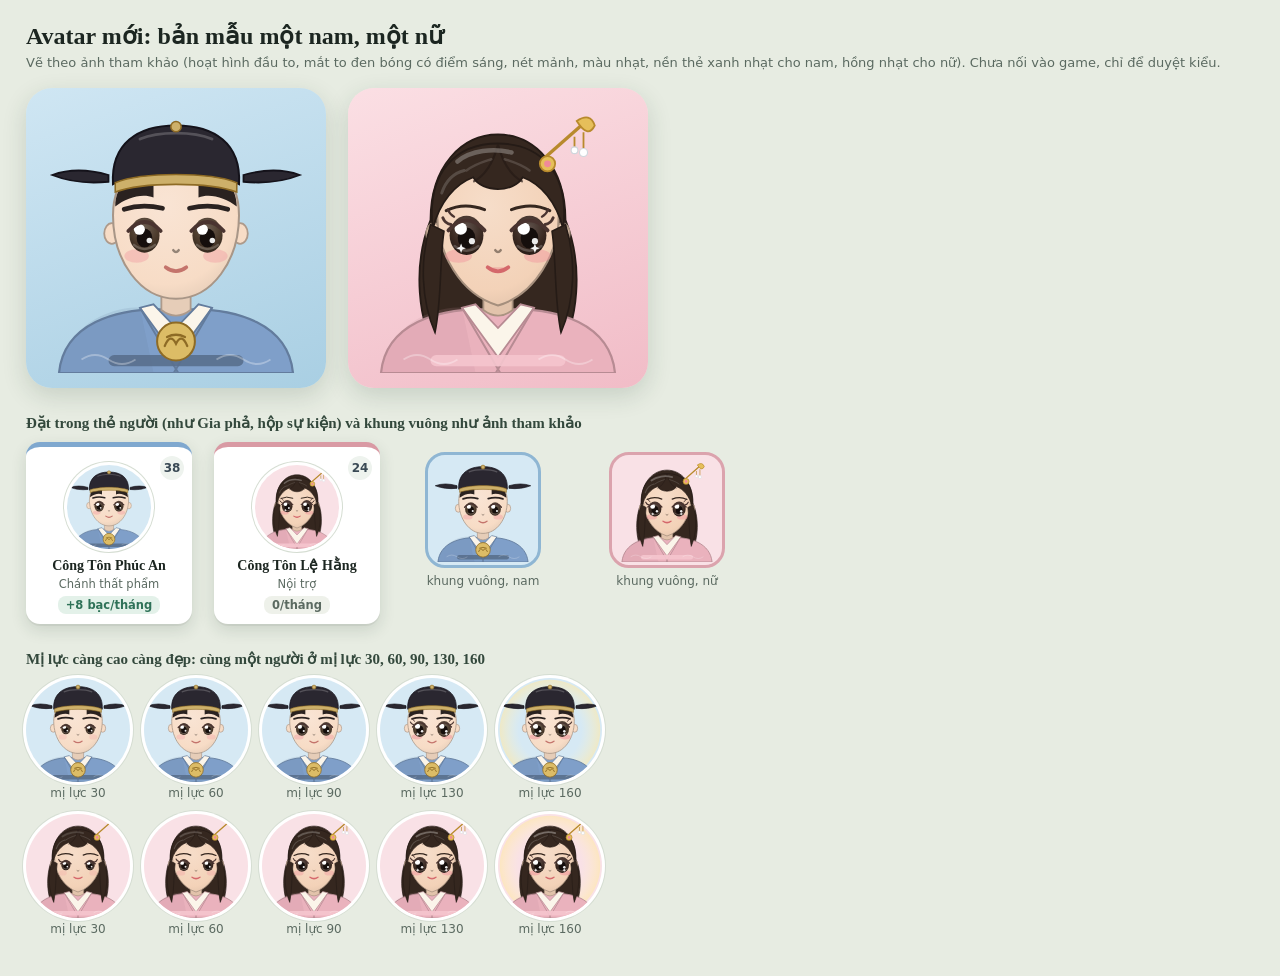
<file: avatar-gallery.html>
<!doctype html><html lang="vi"><head><meta charset="utf-8"><title>Avatar mới · bản mẫu để duyệt</title>
<style>
:root{--paper:#e7ece2;--panel:#f5f7f0;--ink:#1c2621;--muted:#5b6a61}
body{margin:0;padding:22px 26px 40px;background:var(--paper);color:var(--ink);font-family:system-ui,'Segoe UI',sans-serif}
h1{font:700 24px/1.2 Georgia,serif;margin:0 0 4px}.sub{color:var(--muted);margin:0 0 18px;font-size:13px}
h2{font:700 15px/1.2 Georgia,serif;margin:26px 0 10px;color:#33483c}
.row{display:flex;flex-wrap:wrap;gap:22px;align-items:flex-start}
.big{width:300px;height:300px;border-radius:26px;display:grid;place-items:center;box-shadow:0 8px 24px rgba(30,60,45,.16)}
.big.m{background:linear-gradient(160deg,#cfe6f3,#a9cfe3)}.big.f{background:linear-gradient(160deg,#fbdfe4,#f1bcc7)}
.big svg{width:270px;height:270px}
.pc{position:relative;width:150px;padding:12px 8px 10px;border:0;border-top:5px solid #7fa8cf;border-radius:14px;background:#fff;display:flex;flex-direction:column;align-items:center;gap:3px;box-shadow:0 2px 0 rgba(0,0,0,.05),0 6px 16px rgba(30,60,45,.14);text-align:center}
.pc.f{border-top-color:#d99aa4}
.pc .pa{position:absolute;right:8px;top:9px;min-width:24px;height:24px;border-radius:12px;background:#eef3ee;color:#3a4a55;font:700 12px/24px system-ui}
.pc .pav{display:block;width:84px;height:84px;margin-top:6px;border-radius:50%;overflow:hidden;box-shadow:0 0 0 3px #fff,0 0 0 4px #d5ddd2}
.pc.m .pav{background:#d6e9f4}.pc.f .pav{background:#f9e1e6}
.pc .pav svg{width:84px;height:84px;display:block}
.pc b{font:700 14px/1.25 Georgia,serif;margin-top:5px}.pc small{font-size:11.5px;color:var(--muted)}
.pc .inc{margin-top:2px;font:700 11.5px system-ui;border-radius:8px;padding:2px 8px;color:#2f7258;background:#e3f1e9}
.sq{width:150px;border-radius:18px;padding:10px 6px 8px;text-align:center;font-size:12px;color:var(--muted)}
.sq .fr{width:110px;height:110px;margin:0 auto 6px;border-radius:20px;border:3px solid;display:grid;place-items:center;overflow:hidden}
.sq.m .fr{background:#d6e9f4;border-color:#8fb6d3}.sq.f .fr{background:#f9e1e6;border-color:#dba3ad}
.sq svg{width:104px;height:104px}
.lad{display:flex;gap:14px;flex-wrap:wrap}.lad .it{text-align:center;font-size:12px;color:var(--muted)}
.lad .fr{width:104px;height:104px;border-radius:50%;overflow:hidden;margin:0 auto 4px;box-shadow:0 0 0 3px #fff,0 0 0 4px #d5ddd2}
.lad .fr.m{background:#d6e9f4}.lad .fr.f{background:#f9e1e6}.lad svg{width:104px;height:104px;display:block}
</style></head><body>
<h1>Avatar mới: bản mẫu một nam, một nữ</h1>
<p class="sub">Vẽ theo ảnh tham khảo (hoạt hình đầu to, mắt to đen bóng có điểm sáng, nét mảnh, màu nhạt, nền thẻ xanh nhạt cho nam, hồng nhạt cho nữ). Chưa nối vào game, chỉ để duyệt kiểu.</p>
<div class="row" id="big"></div>
<h2>Đặt trong thẻ người (như Gia phả, hộp sự kiện) và khung vuông như ảnh tham khảo</h2>
<div class="row" id="cards"></div>
<h2>Mị lực càng cao càng đẹp: cùng một người ở mị lực 30, 60, 90, 130, 160</h2>
<div class="lad" id="ladm"></div><div class="lad" id="ladf" style="margin-top:14px"></div>
<script src="avatar3.js"></script>
<script>
const M={id:'nam1',surname:'Công Tôn',given:'Phúc An',g:'nam',mi:85,job:'quan',lv:4,tuoc:0};
const F={id:'nu1',surname:'Công Tôn',given:'Lệ Hằng',g:'nữ',mi:115,job:'noi',lv:0,tuoc:0};
const q=s=>document.getElementById(s);
q('big').innerHTML=`<div class="big m">${AVA3.svg(M,270,3,38)}</div><div class="big f">${AVA3.svg(F,270,3,24)}</div>`;
q('cards').innerHTML=`<div class="pc m"><span class="pa">38</span><span class="pav">${AVA3.svg(M,84,3,38)}</span><b>Công Tôn Phúc An</b><small>Chánh thất phẩm</small><span class="inc">+8 bạc/tháng</span></div>
<div class="pc f"><span class="pa">24</span><span class="pav">${AVA3.svg(F,84,3,24)}</span><b>Công Tôn Lệ Hằng</b><small>Nội trợ</small><span class="inc" style="color:var(--muted);background:#eef1ea">0/tháng</span></div>
<div class="sq m"><div class="fr">${AVA3.svg(M,104,3,38)}</div>khung vuông, nam</div><div class="sq f"><div class="fr">${AVA3.svg(F,104,3,24)}</div>khung vuông, nữ</div>`;
const lad=(P,id,age)=>[30,60,90,130,160].map(mi=>`<div class="it"><div class="fr ${P.g==='nam'?'m':'f'}">${AVA3.svg(Object.assign({},P,{mi}),104,3,age)}</div>mị lực ${mi}</div>`).join('');
q('ladm').innerHTML=lad(M,'m',38);q('ladf').innerHTML=lad(F,'f',24);
</script></body></html>
</file>
<file: ui2.css>
/* Bách Niên Thế Gia v6.7.0-d9.3 · giao diện mới (chỉ admin). Mọi luật nằm dưới body.ui2 để tắt được bằng ?ui=old */
body.ui2{--ui-jade:#2f7258;--ui-jade2:#3f8a6e;--ui-paper:#f7f5ec;--ui-ink:#27322c}
/* ===== hộp thoại: khung cố định, không co giãn theo số lựa chọn ===== */
body.ui2 .overlay:not(.sheet) .modal,body.ui2 .overlay .modal:not(.sheetm){padding:0;gap:0;width:min(720px,94vw);max-width:720px;height:min(560px,92vh);display:flex;flex-direction:column;overflow:hidden;border:0;border-radius:16px;background:var(--ui-paper);box-shadow:0 24px 70px rgba(10,20,15,.5)}
body.ui2 .modal.arc{height:auto}
body.ui2 .overlay .modal.menu{height:auto;min-height:0;display:flex;flex-direction:column;justify-content:center;padding:30px 6px 34px}
body.ui2 .overlay .modal.menu>.eyebrow{align-self:center;margin:0 auto 4px}
body.ui2 .overlay .modal.menu>h2{text-align:center;margin:4px 0 14px}
body.ui2 .overlay .modal.menu>.choices{margin:16px 30px 0}
body.ui2 .overlay .modal.menu .row2{display:grid;grid-template-columns:1fr 1fr;gap:14px}
body.ui2 .overlay .modal.menu>.field,body.ui2 .overlay .modal.menu>.row2{margin-bottom:14px}
body.ui2 .overlay .modal.menu .field{display:grid;gap:6px;text-align:left}
body.ui2 .overlay .modal.menu>.kvline{text-align:center;margin:8px 0 0}
body.ui2 .modal.menu .menu{margin:auto 0}
body.ui2 .modal.menu .choices{background:none;border-top:0;padding:4px 0 0;margin:14px 0 0;max-height:none;overflow:visible;gap:10px;counter-reset:none}
body.ui2 .modal.menu .choices .btn{padding:14px 20px;justify-content:space-between;gap:16px}
body.ui2 .modal.menu .choices .btn::before{display:none}
body.ui2 .modal.menu .choices .btn.primary{justify-content:space-between;padding:14px 20px}
body.ui2 .modal.menu .choices .btn small{white-space:normal;color:var(--muted);font-weight:500;font-size:12.5px;text-align:right}
body.ui2 .modal.menu .choices .btn.primary small{color:rgba(255,248,239,.9)}
body.ui2 .modal.menu .choices .btn:hover{transform:none}
body.ui2 .modal>*:not(.pbanner):not(.choices):not(.xclose){padding-inline:30px}
body.ui2 .modal .eyebrow{display:inline-block;align-self:flex-start;margin:14px 30px 0;padding:3px 12px;border-radius:999px;background:#e5eee6;color:var(--ui-jade);font-size:11px;letter-spacing:.1em;font-weight:700}
body.ui2 .modal h2{font-size:28px;line-height:1.2;margin:6px 0 0;padding-inline:30px}
body.ui2 .modal>p{flex:1 1 auto;min-height:0;overflow-y:auto;margin:10px 0 0;padding-block:2px;max-width:none;font-size:16px;line-height:1.65;color:var(--ui-ink)}
body.ui2 .modal>.kvline{margin:6px 0 0;font-size:13px;color:var(--muted)}
body.ui2 .modal .note{margin:4px 0 0;font-size:12px;color:var(--muted)}
/* dải chân dung */
body.ui2 .pbanner{flex:none;padding:20px 30px 16px;background:linear-gradient(160deg,#d7e8dc 0%,#e9f1e4 55%,#f2ecd8 100%);border-bottom:1px solid #d3dccb;display:flex;justify-content:center;position:relative}
body.ui2 .pbanner::after{content:"";position:absolute;left:0;right:0;bottom:-1px;height:8px;background:radial-gradient(circle at 8px 0,transparent 7px,var(--ui-paper) 8px) repeat-x;background-size:16px 8px;opacity:0}
body.ui2 .pcards{display:flex;gap:18px;justify-content:center;align-items:stretch}
body.ui2 .pcard{position:relative;width:150px;border:0;border-radius:14px;padding:12px 8px 10px;text-align:center;display:grid;gap:3px;justify-items:center;font:inherit;color:var(--ui-ink);cursor:pointer;background:#fff;box-shadow:0 2px 0 rgba(0,0,0,.05),0 6px 16px rgba(30,60,45,.14);transition:transform .14s,box-shadow .14s}
body.ui2 .pcard:hover{transform:translateY(-3px);box-shadow:0 2px 0 rgba(0,0,0,.05),0 12px 22px rgba(30,60,45,.22)}
body.ui2 .pcard.m{border-top:5px solid #7fa8cf}
body.ui2 .pcard.f{border-top:5px solid #d99aa4}
body.ui2 .pcard.x{border-top-color:#b5b8b0;filter:grayscale(.55)}
body.ui2 .pcard .pa{position:absolute;right:8px;top:8px;min-width:26px;height:26px;padding:0 6px;box-sizing:border-box;border-radius:13px;background:#eef3ee;color:#3a4a55;font:700 12px/26px var(--body,sans-serif)}
body.ui2 .pcard .pav{display:block;width:84px;height:84px;border-radius:50%;overflow:hidden;box-shadow:0 0 0 3px #fff,0 0 0 4px #d5ddd2}
body.ui2 .pcard .pav svg{width:84px;height:84px;display:block}
body.ui2 .pcard b{font:700 15px/1.2 var(--display,serif);margin-top:4px}
body.ui2 .pcard small{color:var(--muted);font-size:11.5px;line-height:1.3;max-width:132px}
body.ui2 .pcard .ptuoc{font-style:normal;font-size:10px;font-weight:700;color:#946f1f;background:#f6ecc8;border-radius:6px;padding:0 6px}
body.ui2 .pcard .pinc{margin-top:2px;font-size:11.5px;font-weight:700;border-radius:8px;padding:2px 8px}
body.ui2 .pcard .pinc.up{color:#2f7258;background:#e3f1e9}body.ui2 .pcard .pinc.dn{color:#a5342a;background:#f8e4e1}
/* lựa chọn: vùng cuộn riêng, nút có số thứ tự */
body.ui2 .modal .choices{flex:none;display:grid;gap:9px;max-height:236px;overflow-y:auto;padding:14px 30px 20px;margin:0;background:#eef2e8;border-top:1px solid #d9e0d1;counter-reset:opt}
body.ui2 .modal .choices .btn{position:relative;display:flex;align-items:center;justify-content:space-between;gap:12px;padding:12px 16px 12px 50px;border:1.5px solid #d3dccb;background:#fff;border-radius:12px;font-size:15px;line-height:1.35;text-align:left;transition:border-color .12s,transform .12s,box-shadow .12s}
body.ui2 .modal .choices .btn::before{counter-increment:opt;content:counter(opt);position:absolute;left:12px;top:50%;transform:translateY(-50%);width:26px;height:26px;border-radius:50%;background:#e1ece4;color:var(--ui-jade);font:700 13px/26px var(--body,sans-serif);text-align:center}
body.ui2 .modal .choices .btn:hover{border-color:var(--ui-jade);transform:translateX(3px);box-shadow:0 4px 12px rgba(30,70,50,.12)}
body.ui2 .modal .choices .btn strong{font-weight:600}
body.ui2 .modal .choices .btn small{white-space:nowrap;color:#a5342a;font-weight:700;font-size:13px}
body.ui2 .modal .choices .btn.primary{justify-content:center;padding-left:16px;background:linear-gradient(180deg,#3f8a6e,#2f7258);border-color:#2f7258;color:#fff;font-weight:700;font-size:16px}
body.ui2 .modal .choices .btn.primary::before{display:none}
body.ui2 .modal .choices .btn.primary:hover{transform:none;filter:brightness(1.06)}
body.ui2 .modal .choices .btn.ghost{background:transparent}
/* kết quả */
body.ui2 .modal .result{flex:1 1 auto;min-height:0;overflow-y:auto;margin:10px 30px 0;padding:14px 16px;background:#fff;border:1px solid #dfe6d8;border-radius:12px;line-height:1.6;font-size:15.5px}
body.ui2 .fxui{display:grid;gap:12px;margin-top:12px}
body.ui2 .fbars{display:grid;gap:9px}
body.ui2 .fb{display:grid;grid-template-columns:92px 1fr 44px;gap:10px;align-items:center;font-size:14px}
body.ui2 .fbt{position:relative;height:13px;border-radius:7px;background:#e3e9de;overflow:hidden}
body.ui2 .fbf{position:absolute;left:0;top:0;bottom:0;border-radius:7px}
body.ui2 .fbg{position:absolute;top:0;bottom:0;background:repeating-linear-gradient(45deg,rgba(255,255,255,.65) 0 4px,transparent 4px 8px)}
body.ui2 .fb b{text-align:right}body.ui2 .fb b.up{color:var(--good)}body.ui2 .fb b.down{color:var(--bad)}
body.ui2 .frows{display:flex;flex-wrap:wrap;gap:6px}
body.ui2 .fr{border-radius:999px;padding:3px 12px;font-size:13px;font-weight:600;background:#eef2ea}
body.ui2 .fr.up{color:var(--good);background:#e3f1e9}body.ui2 .fr.down{color:var(--bad);background:#f8e4e1}body.ui2 .fr.purple{color:var(--purple);background:#eee6f7}
/* ===== hồ sơ nhân vật ===== */
body.ui2 .modal.sheetm{width:min(780px,94vw);max-width:780px;height:min(620px,92vh);padding:0;gap:0;display:flex;flex-direction:column;overflow:hidden;border:0;border-radius:16px;background:var(--ui-paper);box-shadow:0 24px 70px rgba(10,20,15,.5)}
body.ui2 .sheetm>*{flex:none}
body.ui2 .sheetm .who{padding:22px 60px 16px 28px;background:linear-gradient(160deg,#d7e8dc 0%,#e9f1e4 55%,#f2ecd8 100%);border-bottom:1px solid #d3dccb;display:flex;gap:18px;align-items:center}
body.ui2 .sheetm .who>svg{flex:none;width:96px;height:96px;border-radius:50%;box-shadow:0 0 0 4px #fff,0 0 0 5px #cfd9cb,0 6px 14px rgba(30,60,45,.2)}
body.ui2 .sheetm .who h2{font-size:30px;line-height:1.15;margin:0 0 6px;padding:0}
body.ui2 .sheetm .who .chips{gap:6px}
body.ui2 .sheetm .xclose{position:absolute;right:14px;top:14px;width:34px;height:34px;border-radius:50%;border:0;background:rgba(255,255,255,.75);font-size:22px;line-height:34px;color:#3a4a55;cursor:pointer;z-index:2}
body.ui2 .sheetm .xclose:hover{background:#fff}
body.ui2 .spnav{display:flex;gap:6px;padding:12px 28px;margin:0;border-bottom:1px solid #dfe6d8;background:var(--ui-paper);overflow-x:auto}
body.ui2 .spnav button{flex:none;border:0;background:#e9efe4;border-radius:999px;padding:7px 15px;font:600 13px var(--body,sans-serif);color:#4d5d54;cursor:pointer;transition:background .12s}
body.ui2 .spnav button:hover{background:#dde7d8}
body.ui2 .spnav button[aria-pressed="true"]{background:var(--ui-jade);color:#fff}
body.ui2 .sheetpages{flex:1 1 auto;min-height:0;overflow-y:auto;padding:18px 28px 24px}
body.ui2 .spage{display:grid;gap:16px;align-content:start}
body.ui2 .spage[hidden]{display:none}
body.ui2 .sfacts{display:grid;grid-template-columns:repeat(4,1fr);gap:10px}
body.ui2 .sf{background:#fff;border:1px solid #e0e7da;border-radius:12px;padding:10px 12px;display:grid;gap:2px}
body.ui2 .sf small{font:700 10.5px var(--body,sans-serif);letter-spacing:.08em;text-transform:uppercase;color:var(--muted)}
body.ui2 .sf b{font:700 16px var(--display,serif);color:var(--ui-ink);line-height:1.25}
body.ui2 .spage .dsec{background:#fff;border:1px solid #e0e7da;border-radius:12px;padding:14px 16px;margin:0;display:grid;gap:10px}
body.ui2 .spage .dsec h3{font:700 12px var(--body,sans-serif);letter-spacing:.1em;text-transform:uppercase;color:var(--ui-jade);margin:0;border:0;padding:0}
body.ui2 .spage .dsec.tight{padding:14px 16px}
body.ui2 .spage .bars{background:#fff;border:1px solid #e0e7da;border-radius:12px;padding:14px 16px;display:grid;grid-template-columns:1fr 1fr;gap:11px 26px}
body.ui2 .spage .bars .bar{display:grid;grid-template-columns:1fr;gap:4px;font-size:13px;position:relative}
body.ui2 .spage .bars .bar i{display:block;height:9px;border-radius:5px;background:#e3e9de;overflow:hidden;order:2}
body.ui2 .spage .bars .bar b{position:absolute;right:0;top:0;font-size:14px}
body.ui2 .spage .subs{display:grid;grid-template-columns:repeat(auto-fill,minmax(88px,1fr));gap:8px;background:#fff;border:1px solid #e0e7da;border-radius:12px;padding:12px}
body.ui2 .spage .subs .sub{border:1px solid #e3eadd;background:#f7faf4;border-radius:10px;padding:8px 4px;text-align:center}
body.ui2 .spage .subs .sub b{font-size:17px}
body.ui2 .spage .kvline{background:#fff;border:1px solid #e0e7da;border-radius:12px;padding:10px 14px;margin:0}
body.ui2 .spage .rels{display:grid;grid-template-columns:1fr 1fr;gap:8px}
body.ui2 .spage .relrow{border-radius:10px}
body.ui2 .spage .think{margin:0;padding-left:18px;display:grid;gap:6px}
/* ===== gia phả: thẻ ===== */
/* ===== 7.0.0-d.1.5.5 phần C: thẻ gia phả cùng ngôn ngữ với thẻ chân dung ở hộp sự kiện (.pcard): nền trắng, viền trên xanh nhạt (nam) hoặc hồng nhạt (nữ), ảnh tròn có vòng, tuổi ở góc, thu nhập mỗi tháng ở đáy; mọi thẻ cùng bề rộng và chiều cao ===== */
body.ui2 .node{position:relative;flex:none;width:132px;min-width:132px;max-width:132px;min-height:176px;box-sizing:border-box;border:0;border-top:5px solid #7fa8cf;border-radius:14px;padding:12px 8px 10px;background:#fff;display:flex;flex-direction:column;align-items:center;gap:3px;text-align:center;color:var(--ui-ink);font:inherit;cursor:pointer;box-shadow:0 2px 0 rgba(0,0,0,.05),0 5px 14px rgba(30,60,45,.12);transition:transform .14s,box-shadow .14s}
body.ui2 .node.fem{border-top-color:#d99aa4}
body.ui2 .node:hover{transform:translateY(-2px);box-shadow:0 2px 0 rgba(0,0,0,.05),0 10px 20px rgba(30,60,45,.2)}
body.ui2 .node[aria-pressed="true"]{outline:2px solid var(--seal);outline-offset:1px}
body.ui2 .node.head{box-shadow:0 0 0 2px #e6c96a,0 5px 14px rgba(30,60,45,.14)}
body.ui2 .node.dead{border-top-color:#b5b8b0;filter:grayscale(.6);opacity:.74}
body.ui2 .node.left,body.ui2 .node.old{opacity:.62}
body.ui2 .node .pa{position:absolute;right:8px;top:9px;min-width:24px;height:24px;padding:0 5px;box-sizing:border-box;border-radius:12px;background:#eef3ee;color:#3a4a55;font:700 12px/24px var(--body,sans-serif)}
body.ui2 .node .badge{top:-10px;left:50%;right:auto;transform:translateX(-50%);white-space:nowrap;box-shadow:0 1px 3px rgba(0,0,0,.12);background:#f6ecc8;color:#946f1f;font-size:10px;font-weight:700;border-radius:8px;padding:1px 6px;line-height:1.5}
body.ui2 .node .badge.preg{background:#dcefe4;color:#2f7258}
body.ui2 .node .badge.away{background:#e1ebf6;color:#3e6a9a}
body.ui2 .node .pav{display:block;width:68px;height:68px;margin-top:6px;border-radius:50%;overflow:hidden;box-shadow:0 0 0 3px #fff,0 0 0 4px #d5ddd2}
body.ui2 .node .pav svg{width:68px;height:68px;display:block;filter:saturate(.8) brightness(1.04)}
body.ui2 .node b{margin-top:5px;font:700 13.5px/1.25 var(--display,serif);min-height:2.5em;display:-webkit-box;-webkit-line-clamp:2;-webkit-box-orient:vertical;overflow:hidden;max-width:100%}
body.ui2 .node small{font-size:11.5px;color:var(--muted);line-height:1.3;white-space:nowrap;overflow:hidden;text-overflow:ellipsis;max-width:100%}
body.ui2 .node .pinc{margin-top:auto;font-size:11.5px;font-weight:700;border-radius:8px;padding:2px 8px;white-space:nowrap}
body.ui2 .node .pinc.up{color:#2f7258;background:#e3f1e9}body.ui2 .node .pinc.dn{color:#a5342a;background:#f8e4e1}body.ui2 .node .pinc.nl{color:var(--muted);background:#eef1ea}body.ui2 .node .pinc.ph{visibility:hidden}
body.ui2 .node .bars{display:grid;flex:none;min-height:13px;gap:3px;width:78%;margin-top:3px}
body.ui2 .node .bar{display:block;flex:none;min-height:5px;height:5px;border-radius:3px;background:#e6ebe2;overflow:hidden}
body.ui2 .node .bar i{display:block;height:100%;border-radius:3px}
body.ui2 .node .bar.hpb i{background:#cf6f63}body.ui2 .node .bar.mdb i{background:#6f9fcf}
body.ui2 .node .bars.ph{visibility:hidden}
body.ui2 .node{min-height:190px}
body.ui2 .node .md,body.ui2 .node .hp{display:none}
/* ===== Đất phong ===== */
body.ui2 .landgrid{display:grid;grid-template-columns:repeat(10,1fr);gap:5px;margin:10px 0 8px}
body.ui2 .lt{aspect-ratio:1;border-radius:6px;display:grid;place-items:center;font:700 11px var(--body,sans-serif);color:#fff}
body.ui2 .lt.fld,body.ui2 .landleg i.fld{background:repeating-linear-gradient(90deg,#7fb36d 0 6px,#6aa059 6px 12px)}
body.ui2 .lt.clr,body.ui2 .landleg i.clr{background:repeating-linear-gradient(45deg,#e6c75a 0 6px,#f2dd8c 6px 12px);color:#5a4a10}
body.ui2 .lt.wild,body.ui2 .landleg i.wild{background:#d9cfb4}
body.ui2 .landleg{display:flex;flex-wrap:wrap;gap:6px 14px;font-size:12.5px;color:var(--muted);margin-bottom:10px}
body.ui2 .landleg i{display:inline-block;width:12px;height:12px;border-radius:3px;vertical-align:-1px;margin-right:5px}
body.ui2 .modal:has(.result)>p{flex:none}

/* d9.12.63: thẻ NPC trong hộp sự kiện: dòng phụ không tràn, tối đa hai dòng */
body.ui2 .pcard small{display:-webkit-box;-webkit-line-clamp:2;-webkit-box-orient:vertical;overflow:hidden;max-width:140px;line-height:1.3}
body.ui2 .pcard.np .pav{box-shadow:0 0 0 3px #fff,0 0 0 4px #c9b98a}
body.ui2 .pcard.np{border-top:5px solid #c9b98a}
body.ui2 .pcards{flex-wrap:nowrap;gap:12px}
body.ui2 .pcards.many{flex-wrap:wrap}
body.ui2 .pcard{flex:0 1 150px;min-width:84px}
body.ui2 .pcards.cmp .pcard{padding:10px 6px 8px}
body.ui2 .pcards.cmp .pcard small{display:none}
body.ui2 .pcards.cmp .pcard .pav,body.ui2 .pcards.cmp .pcard .pav svg{width:64px;height:64px}
body.ui2 .pcard b{white-space:nowrap;overflow:hidden;text-overflow:ellipsis;max-width:100%}
/* d9.12.63: lệch lề tiêu đề hộp sự kiện: nhãn loại việc và tiêu đề nằm trong .evbody (đã có padding 30) nhưng còn mang thêm margin hoặc padding 30 nên thụt vào 30px so với đoạn kể và lựa chọn */
body.ui2 .modal .evbody>.eyebrow{margin:14px 0 0 0!important}
body.ui2 .modal .evbody>h2{padding-inline:0!important}
/* d9.12.63: băng thẻ người co lại vừa khung (điện thoại: ba thẻ trong một hàng, chỉ ảnh, tuổi và tên) */
body.ui2 .pcards{width:100%;min-width:0}
body.ui2 .pcard{min-width:0}
@media (max-width:560px){body.ui2 .pbanner{padding:14px 12px 12px}body.ui2 .pcards{gap:8px}body.ui2 .pcard{flex:1 1 0;max-width:150px;padding:10px 4px 8px}body.ui2 .pcard small{display:none}body.ui2 .pcard .pav,body.ui2 .pcard .pav svg{width:60px;height:60px}body.ui2 .pcard b{font-size:12.5px}body.ui2 .pcard .pa{right:4px;top:4px;min-width:22px;height:22px;line-height:22px;font-size:11px}}

/* ===== CHẾ ĐỘ TỐI (7.0.0-d.1.5.8, chủ dự án 24/11: điện thoại bật chế độ tối thì hộp và hồ sơ nền kem chói, chữ sáng mờ trên nền kem). Cùng bảng màu tối của index.html (--panel #18221d, --ink #e2e8dc…). Hai nơi bật: máy bật chế độ tối (khi chưa ép giao diện sáng) hoặc data-theme=dark. Thêm khối giao diện mới thì thêm luật tối cho nó ở đây. ===== */
@media (prefers-color-scheme:dark){
:root:not([data-theme="light"]) body.ui2{--ui-paper:#18221d;--ui-ink:#e2e8dc;--ui-jade:#7fcfae;--ui-jade2:#3f8a6e;--paper2:#22302a;--line2:#34443b}
:root:not([data-theme="light"]) body.ui2 .overlay:not(.sheet) .modal,:root:not([data-theme="light"]) body.ui2 .overlay .modal:not(.sheetm){box-shadow:0 24px 70px rgba(0,0,0,.7)}
:root:not([data-theme="light"]) body.ui2 .modal.sheetm{box-shadow:0 24px 70px rgba(0,0,0,.7)}
:root:not([data-theme="light"]) body.ui2 .modal .eyebrow{background:#20352b;color:#7fcfae}
:root:not([data-theme="light"]) body.ui2 .pbanner{background:linear-gradient(160deg,#1f3329 0%,#1c2b25 55%,#2a2a1e 100%);border-bottom-color:#2c3a33}
:root:not([data-theme="light"]) body.ui2 .pcard{background:#22302a;box-shadow:0 2px 0 rgba(0,0,0,.25),0 6px 16px rgba(0,0,0,.4)}
:root:not([data-theme="light"]) body.ui2 .pcard:hover{box-shadow:0 2px 0 rgba(0,0,0,.25),0 12px 22px rgba(0,0,0,.5)}
:root:not([data-theme="light"]) body.ui2 .pcard .pa{background:#2c3a33;color:#cfd9d0}
:root:not([data-theme="light"]) body.ui2 .pcard .pav{box-shadow:0 0 0 3px #22302a,0 0 0 4px #3a4a42}
:root:not([data-theme="light"]) body.ui2 .pcard .ptuoc{color:#e6c96a;background:#3a3118}
:root:not([data-theme="light"]) body.ui2 .pcard .pinc.up{color:#7fd3ad;background:#1f3a2e}
:root:not([data-theme="light"]) body.ui2 .pcard .pinc.dn{color:#f0877b;background:#3d211e}
:root:not([data-theme="light"]) body.ui2 .pcard.np .pav{box-shadow:0 0 0 3px #22302a,0 0 0 4px #8a7b4d}
:root:not([data-theme="light"]) body.ui2 .modal .choices{background:#141c18;border-top-color:#2c3a33}
:root:not([data-theme="light"]) body.ui2 .modal .choices .btn{background:#22302a;border-color:#34443b;color:var(--ink)}
:root:not([data-theme="light"]) body.ui2 .modal .choices .btn::before{background:#20352b;color:#7fcfae}
:root:not([data-theme="light"]) body.ui2 .modal .choices .btn:hover{border-color:#7fcfae;box-shadow:0 4px 12px rgba(0,0,0,.4)}
:root:not([data-theme="light"]) body.ui2 .modal .choices .btn small{color:#f0877b}
:root:not([data-theme="light"]) body.ui2 .modal .choices .btn.primary{background:linear-gradient(180deg,#3f8a6e,#2f7258);border-color:#2f7258;color:#fff}
:root:not([data-theme="light"]) body.ui2 .modal .choices .btn.ghost{background:transparent}
:root:not([data-theme="light"]) body.ui2 .modal.menu .choices .btn.primary small{color:rgba(255,248,239,.9)}
:root:not([data-theme="light"]) body.ui2 .modal .result{background:#22302a;border-color:#34443b}
:root:not([data-theme="light"]) body.ui2 .fbt{background:#2c3a33}
:root:not([data-theme="light"]) body.ui2 .fbg{background:repeating-linear-gradient(45deg,rgba(0,0,0,.35) 0 4px,transparent 4px 8px)}
:root:not([data-theme="light"]) body.ui2 .fr{background:#2a342f}
:root:not([data-theme="light"]) body.ui2 .fr.up{background:#1f3a2e}
:root:not([data-theme="light"]) body.ui2 .fr.down{background:#3d211e}
:root:not([data-theme="light"]) body.ui2 .fr.purple{background:#2f2640}
:root:not([data-theme="light"]) body.ui2 .sheetm .who{background:linear-gradient(160deg,#1f3329 0%,#1c2b25 55%,#2a2a1e 100%);border-bottom-color:#2c3a33}
:root:not([data-theme="light"]) body.ui2 .sheetm .who>svg{box-shadow:0 0 0 4px #22302a,0 0 0 5px #3a4a42,0 6px 14px rgba(0,0,0,.45)}
:root:not([data-theme="light"]) body.ui2 .sheetm .xclose{background:rgba(0,0,0,.45);color:#e2e8dc}
:root:not([data-theme="light"]) body.ui2 .sheetm .xclose:hover{background:#000}
:root:not([data-theme="light"]) body.ui2 .spnav{border-bottom-color:#2c3a33}
:root:not([data-theme="light"]) body.ui2 .spnav button{background:#26332c;color:#b7c4bb}
:root:not([data-theme="light"]) body.ui2 .spnav button:hover{background:#2f3f37}
:root:not([data-theme="light"]) body.ui2 .spnav button[aria-pressed="true"]{background:#2f7258;color:#fff}
:root:not([data-theme="light"]) body.ui2 .sf{background:#22302a;border-color:#34443b}
:root:not([data-theme="light"]) body.ui2 .spage .dsec{background:#22302a;border-color:#34443b}
:root:not([data-theme="light"]) body.ui2 .spage .bars{background:#22302a;border-color:#34443b}
:root:not([data-theme="light"]) body.ui2 .spage .bars .bar i{background:#2c3a33}
:root:not([data-theme="light"]) body.ui2 .spage .subs{background:#22302a;border-color:#34443b}
:root:not([data-theme="light"]) body.ui2 .spage .subs .sub{background:#1c2822;border-color:#2f3f37}
:root:not([data-theme="light"]) body.ui2 .spage .kvline{background:#22302a;border-color:#34443b}
:root:not([data-theme="light"]) body.ui2 .node{background:#22302a;box-shadow:0 2px 0 rgba(0,0,0,.25),0 5px 14px rgba(0,0,0,.4)}
:root:not([data-theme="light"]) body.ui2 .node:hover{box-shadow:0 2px 0 rgba(0,0,0,.25),0 10px 20px rgba(0,0,0,.5)}
:root:not([data-theme="light"]) body.ui2 .node.head{box-shadow:0 0 0 2px #d3aa52,0 5px 14px rgba(0,0,0,.4)}
:root:not([data-theme="light"]) body.ui2 .node .pa{background:#2c3a33;color:#cfd9d0}
:root:not([data-theme="light"]) body.ui2 .node .badge{background:#3a3118;color:#e6c96a;box-shadow:0 1px 3px rgba(0,0,0,.5)}
:root:not([data-theme="light"]) body.ui2 .node .badge.preg{background:#1f3a2e;color:#7fd3ad}
:root:not([data-theme="light"]) body.ui2 .node .badge.away{background:#1d2f45;color:#8fb9e8}
:root:not([data-theme="light"]) body.ui2 .node .pav{box-shadow:0 0 0 3px #22302a,0 0 0 4px #3a4a42}
:root:not([data-theme="light"]) body.ui2 .node .pinc.up{color:#7fd3ad;background:#1f3a2e}
:root:not([data-theme="light"]) body.ui2 .node .pinc.dn{color:#f0877b;background:#3d211e}
:root:not([data-theme="light"]) body.ui2 .node .pinc.nl{background:#2a342f}
:root:not([data-theme="light"]) body.ui2 .node .bar{background:#2c3a33}
:root:not([data-theme="light"]) body.ui2 .lt.wild,:root:not([data-theme="light"]) body.ui2 .landleg i.wild{background:#5a5240}
:root:not([data-theme="light"]) body.ui2 .gbbtn{background:#2a2518;border-color:#6b5a2e;color:#e6c96a;box-shadow:2px 3px 10px rgba(0,0,0,.5)}
:root:not([data-theme="light"]) body.ui2 .gbbtn .gbi{color:#d3aa52}
:root:not([data-theme="light"]) body.ui2 .gbbtn small{color:#c2a55a}
:root:not([data-theme="light"]) body.ui2 .gbbtn:hover{background:#3a3118}
:root:not([data-theme="light"]) body.ui2 .modal.menu .choices .btn small{color:var(--muted)}
:root:not([data-theme="light"]) body.ui2 .modal.menu .choices .btn.primary small{color:rgba(255,248,239,.9)}
}
:root[data-theme="dark"] body.ui2{--ui-paper:#18221d;--ui-ink:#e2e8dc;--ui-jade:#7fcfae;--ui-jade2:#3f8a6e;--paper2:#22302a;--line2:#34443b}
:root[data-theme="dark"] body.ui2 .overlay:not(.sheet) .modal,:root[data-theme="dark"] body.ui2 .overlay .modal:not(.sheetm){box-shadow:0 24px 70px rgba(0,0,0,.7)}
:root[data-theme="dark"] body.ui2 .modal.sheetm{box-shadow:0 24px 70px rgba(0,0,0,.7)}
:root[data-theme="dark"] body.ui2 .modal .eyebrow{background:#20352b;color:#7fcfae}
:root[data-theme="dark"] body.ui2 .pbanner{background:linear-gradient(160deg,#1f3329 0%,#1c2b25 55%,#2a2a1e 100%);border-bottom-color:#2c3a33}
:root[data-theme="dark"] body.ui2 .pcard{background:#22302a;box-shadow:0 2px 0 rgba(0,0,0,.25),0 6px 16px rgba(0,0,0,.4)}
:root[data-theme="dark"] body.ui2 .pcard:hover{box-shadow:0 2px 0 rgba(0,0,0,.25),0 12px 22px rgba(0,0,0,.5)}
:root[data-theme="dark"] body.ui2 .pcard .pa{background:#2c3a33;color:#cfd9d0}
:root[data-theme="dark"] body.ui2 .pcard .pav{box-shadow:0 0 0 3px #22302a,0 0 0 4px #3a4a42}
:root[data-theme="dark"] body.ui2 .pcard .ptuoc{color:#e6c96a;background:#3a3118}
:root[data-theme="dark"] body.ui2 .pcard .pinc.up{color:#7fd3ad;background:#1f3a2e}
:root[data-theme="dark"] body.ui2 .pcard .pinc.dn{color:#f0877b;background:#3d211e}
:root[data-theme="dark"] body.ui2 .pcard.np .pav{box-shadow:0 0 0 3px #22302a,0 0 0 4px #8a7b4d}
:root[data-theme="dark"] body.ui2 .modal .choices{background:#141c18;border-top-color:#2c3a33}
:root[data-theme="dark"] body.ui2 .modal .choices .btn{background:#22302a;border-color:#34443b;color:var(--ink)}
:root[data-theme="dark"] body.ui2 .modal .choices .btn::before{background:#20352b;color:#7fcfae}
:root[data-theme="dark"] body.ui2 .modal .choices .btn:hover{border-color:#7fcfae;box-shadow:0 4px 12px rgba(0,0,0,.4)}
:root[data-theme="dark"] body.ui2 .modal .choices .btn small{color:#f0877b}
:root[data-theme="dark"] body.ui2 .modal .choices .btn.primary{background:linear-gradient(180deg,#3f8a6e,#2f7258);border-color:#2f7258;color:#fff}
:root[data-theme="dark"] body.ui2 .modal .choices .btn.ghost{background:transparent}
:root[data-theme="dark"] body.ui2 .modal.menu .choices .btn.primary small{color:rgba(255,248,239,.9)}
:root[data-theme="dark"] body.ui2 .modal .result{background:#22302a;border-color:#34443b}
:root[data-theme="dark"] body.ui2 .fbt{background:#2c3a33}
:root[data-theme="dark"] body.ui2 .fbg{background:repeating-linear-gradient(45deg,rgba(0,0,0,.35) 0 4px,transparent 4px 8px)}
:root[data-theme="dark"] body.ui2 .fr{background:#2a342f}
:root[data-theme="dark"] body.ui2 .fr.up{background:#1f3a2e}
:root[data-theme="dark"] body.ui2 .fr.down{background:#3d211e}
:root[data-theme="dark"] body.ui2 .fr.purple{background:#2f2640}
:root[data-theme="dark"] body.ui2 .sheetm .who{background:linear-gradient(160deg,#1f3329 0%,#1c2b25 55%,#2a2a1e 100%);border-bottom-color:#2c3a33}
:root[data-theme="dark"] body.ui2 .sheetm .who>svg{box-shadow:0 0 0 4px #22302a,0 0 0 5px #3a4a42,0 6px 14px rgba(0,0,0,.45)}
:root[data-theme="dark"] body.ui2 .sheetm .xclose{background:rgba(0,0,0,.45);color:#e2e8dc}
:root[data-theme="dark"] body.ui2 .sheetm .xclose:hover{background:#000}
:root[data-theme="dark"] body.ui2 .spnav{border-bottom-color:#2c3a33}
:root[data-theme="dark"] body.ui2 .spnav button{background:#26332c;color:#b7c4bb}
:root[data-theme="dark"] body.ui2 .spnav button:hover{background:#2f3f37}
:root[data-theme="dark"] body.ui2 .spnav button[aria-pressed="true"]{background:#2f7258;color:#fff}
:root[data-theme="dark"] body.ui2 .sf{background:#22302a;border-color:#34443b}
:root[data-theme="dark"] body.ui2 .spage .dsec{background:#22302a;border-color:#34443b}
:root[data-theme="dark"] body.ui2 .spage .bars{background:#22302a;border-color:#34443b}
:root[data-theme="dark"] body.ui2 .spage .bars .bar i{background:#2c3a33}
:root[data-theme="dark"] body.ui2 .spage .subs{background:#22302a;border-color:#34443b}
:root[data-theme="dark"] body.ui2 .spage .subs .sub{background:#1c2822;border-color:#2f3f37}
:root[data-theme="dark"] body.ui2 .spage .kvline{background:#22302a;border-color:#34443b}
:root[data-theme="dark"] body.ui2 .node{background:#22302a;box-shadow:0 2px 0 rgba(0,0,0,.25),0 5px 14px rgba(0,0,0,.4)}
:root[data-theme="dark"] body.ui2 .node:hover{box-shadow:0 2px 0 rgba(0,0,0,.25),0 10px 20px rgba(0,0,0,.5)}
:root[data-theme="dark"] body.ui2 .node.head{box-shadow:0 0 0 2px #d3aa52,0 5px 14px rgba(0,0,0,.4)}
:root[data-theme="dark"] body.ui2 .node .pa{background:#2c3a33;color:#cfd9d0}
:root[data-theme="dark"] body.ui2 .node .badge{background:#3a3118;color:#e6c96a;box-shadow:0 1px 3px rgba(0,0,0,.5)}
:root[data-theme="dark"] body.ui2 .node .badge.preg{background:#1f3a2e;color:#7fd3ad}
:root[data-theme="dark"] body.ui2 .node .badge.away{background:#1d2f45;color:#8fb9e8}
:root[data-theme="dark"] body.ui2 .node .pav{box-shadow:0 0 0 3px #22302a,0 0 0 4px #3a4a42}
:root[data-theme="dark"] body.ui2 .node .pinc.up{color:#7fd3ad;background:#1f3a2e}
:root[data-theme="dark"] body.ui2 .node .pinc.dn{color:#f0877b;background:#3d211e}
:root[data-theme="dark"] body.ui2 .node .pinc.nl{background:#2a342f}
:root[data-theme="dark"] body.ui2 .node .bar{background:#2c3a33}
:root[data-theme="dark"] body.ui2 .lt.wild,:root[data-theme="dark"] body.ui2 .landleg i.wild{background:#5a5240}
:root[data-theme="dark"] body.ui2 .gbbtn{background:#2a2518;border-color:#6b5a2e;color:#e6c96a;box-shadow:2px 3px 10px rgba(0,0,0,.5)}
:root[data-theme="dark"] body.ui2 .gbbtn .gbi{color:#d3aa52}
:root[data-theme="dark"] body.ui2 .gbbtn small{color:#c2a55a}
:root[data-theme="dark"] body.ui2 .gbbtn:hover{background:#3a3118}
:root[data-theme="dark"] body.ui2 .modal.menu .choices .btn small{color:var(--muted)}
:root[data-theme="dark"] body.ui2 .modal.menu .choices .btn.primary small{color:rgba(255,248,239,.9)}

/* ===== 7.0.0-d.1.5.10 (chủ dự án 24/11, ảnh điện thoại: ô Nghề dài bị kéo thành cột hẹp tám dòng, thanh trang bị cắt "Tâm tư"): trên điện thoại bốn ô thông tin nhanh xếp hai hàng hai ô, thanh trang hồ sơ xuống hàng thay vì cuộn ngang ===== */
@media (max-width:560px){
  body.ui2 .sfacts{grid-template-columns:1fr 1fr}
  body.ui2 .sf b{font-size:15px;overflow-wrap:anywhere}
  body.ui2 .spnav{flex-wrap:wrap;overflow-x:visible;padding:10px 16px;gap:6px}
  body.ui2 .spnav button{padding:6px 12px;font-size:12.5px}
  body.ui2 .sheetpages{padding:14px 16px 20px}
  body.ui2 .spage .bars{grid-template-columns:1fr 1fr;gap:10px 16px}
}
@media (max-width:560px){body.ui2 .spage .bars .bar.mdb{grid-column:1/-1}}

/* ===== 7.0.0-d.1.5.10: hộp mai mối một người một lần (chỉ số thành ô riêng, thanh tình cảm) ===== */
body.ui2 .mmstats{display:grid;grid-template-columns:repeat(auto-fit,minmax(64px,1fr));gap:6px;margin:8px 0 0}
body.ui2 .mmstats span{background:rgba(127,127,127,.12);border-radius:10px;padding:6px 8px;text-align:center;display:grid;gap:1px}
body.ui2 .mmstats small{font:700 10.5px var(--body,sans-serif);letter-spacing:.06em;text-transform:uppercase;color:var(--muted)}
body.ui2 .mmstats b{font:700 17px var(--display,serif)}
body.ui2 .mmbar{display:flex;align-items:center;gap:10px;margin:10px 0 0;font-size:13px;color:var(--muted)}
body.ui2 .mmbar i{flex:1;height:10px;border-radius:5px;background:rgba(127,127,127,.2);overflow:hidden}
body.ui2 .mmbar em{display:block;height:100%;background:linear-gradient(90deg,#d99aa4,#cf6f63);border-radius:5px}
body.ui2 .mmbar b{min-width:24px;text-align:right;color:var(--ink)}
body.ui2 .modal .warn{color:var(--bad)}
body.ui2 .modal>.mmbody{flex:1 1 auto;min-height:0;overflow-y:auto;padding-inline:30px}
body.ui2 .mmbody p{margin:8px 0 0;font-size:15.5px;line-height:1.6;color:var(--ui-ink)}
body.ui2 .mmbody p.muted{font-size:13.5px;color:var(--muted)}
@media (max-width:560px){body.ui2 .modal>.mmbody{padding-inline:18px}body.ui2 .mmbody p{font-size:14.5px}body.ui2 .modal.mmwide .choices .btn{font-size:14px}}
@media (max-width:560px){body.ui2 .overlay .modal.mm{height:min(760px,95vh)}body.ui2 .modal.mm .choices{max-height:none;overflow-y:visible}}

/* ===== 7.0.0-d.1.5.10 · BỐ CỤC ĐIỆN THOẠI theo ảnh tham khảo (Ảnh tham khảo/, 20/11; chủ dự án 24/11: "giao diện trên điện thoại rất khó nhìn, xem lại bố cục trong ảnh tham khảo"):
   hộp gần kín màn hình; thẻ người ở đầu hộp; LỜI KỂ nằm trong một khung riêng nền sáng nhạt, chữ lớn; LỰA CHỌN là nút rộng xếp dọc dưới khung lời kể, giá nằm bên phải nút, không bị nhốt trong ô cuộn nhỏ; khoảng cách rộng hơn. ===== */
@media (max-width:560px){
  body.ui2 .overlay:not(.sheet) .modal,body.ui2 .overlay .modal:not(.sheetm){width:calc(100vw - 14px);height:auto;max-height:calc(100dvh - 18px);min-height:min(520px,86dvh)}
  body.ui2 .overlay .modal.menu{min-height:0}
  body.ui2 .modal>*:not(.pbanner):not(.choices):not(.xclose){padding-inline:14px}
  body.ui2 .modal .eyebrow{margin:12px 14px 0}
  body.ui2 .modal h2{font-size:23px;margin:6px 0 0}
  body.ui2 .modal>p,body.ui2 .modal .evbody>p{background:rgba(127,127,127,.11);border:1px solid rgba(127,127,127,.2);border-radius:14px;padding:13px 15px;margin:10px 14px 0;font-size:16px;line-height:1.62;flex:1 1 auto}
  body.ui2 .modal .evbody{padding-inline:14px}
  body.ui2 .modal .choices{max-height:none;overflow:visible;padding:12px 14px 16px;gap:10px}
  body.ui2 .modal .choices .btn{padding:14px 14px 14px 46px;font-size:15px;min-height:50px}
  body.ui2 .modal .choices .btn::before{left:11px}
  body.ui2 .modal .result{margin:10px 14px 0;padding:13px 15px}
  body.ui2 .modal.sheetm{width:calc(100vw - 14px);height:calc(100dvh - 18px)}
  body.ui2 .pbanner{padding:12px 10px 10px}
}

/* ===== 7.0.0-d.1.5.11 · điện thoại: thanh trang xuống hàng thay vì cuộn ngang bị cắt (chủ dự án 24/11: "dài quá thì có thể làm nó thành 2 hàng, chứ kéo dài như thế kia xấu đau đớn"; ảnh tham khảo: các mục chính là ô lớn xếp ngay ngắn) ===== */
@media (max-width:560px){
  body.ui2 .tabs{display:grid;grid-template-columns:repeat(4,minmax(0,1fr));gap:6px;overflow:visible;padding-bottom:10px}
  body.ui2 .tabs button{padding:10px 2px;text-align:center;font-size:13px;line-height:1.15;white-space:normal;background:var(--panel);border:1px solid var(--line);border-radius:10px}
  body.ui2 .tabs button[aria-pressed="true"]{border-color:var(--seal);box-shadow:inset 0 -3px 0 var(--seal)}
  body.ui2 .tabs .dot{top:3px;right:6px}
}

/* ===== 7.0.0-d.1.5.12 · THẺ SỰ KIỆN: tên sự kiện và ngày tháng ở dải trên cùng (như ảnh tham khảo), tên một dòng; hộp gọn, không tràn màn hình ===== */
body.ui2 .modal>.evtitle{flex:none;display:grid;gap:1px;justify-items:center;text-align:center;padding:11px 20px 9px!important;background:linear-gradient(180deg,#3f8a6e,#2f7258);color:#fff;border-bottom:1px solid rgba(0,0,0,.14)}
body.ui2 .modal>.evtitle b{font:700 19px/1.25 var(--display,serif);max-width:100%;white-space:nowrap;overflow:hidden;text-overflow:ellipsis}
body.ui2 .modal>.evtitle small{font:600 11.5px var(--body,sans-serif);letter-spacing:.06em;opacity:.9;max-width:100%;white-space:nowrap;overflow:hidden;text-overflow:ellipsis}
@media (max-width:560px){
  body.ui2 .overlay:not(.sheet) .modal,body.ui2 .overlay .modal:not(.sheetm){min-height:0}
  body.ui2 .modal>.evtitle{padding:9px 14px 7px!important}
  body.ui2 .modal>.evtitle b{font-size:17px}
  body.ui2 .modal .choices{max-height:40dvh;overflow-y:auto}
  body.ui2 .pcard .pav,body.ui2 .pcard .pav svg{width:50px;height:50px}
  body.ui2 .pcard{padding:8px 4px 6px}
  body.ui2 .modal>p,body.ui2 .modal .evbody>p{margin-top:8px;padding:11px 13px}
}
/* d.1.5.12: máy tính, dải thẻ người gọn hơn để lời kể và lựa chọn có chỗ (hộp 560 px không còn bị cắt lựa chọn thứ tư) */
@media (min-width:561px){
  body.ui2 .modal .pbanner{padding:12px 30px 10px}
  body.ui2 .modal .pcard{padding:9px 8px 8px}
  body.ui2 .modal .pcard .pav,body.ui2 .modal .pcard .pav svg{width:64px;height:64px}
  body.ui2 .modal .choices{max-height:268px}
}

/* d.1.5.13 (chủ dự án 24/11): tên sự kiện dài thì xuống dòng và căn giữa, không cắt bằng dấu ba chấm */
body.ui2 .modal>.evtitle{text-align:center;justify-items:center}
body.ui2 .modal>.evtitle b,body.ui2 .modal>.evtitle small{white-space:normal;overflow:visible;text-overflow:clip;text-align:center;text-wrap:balance;overflow-wrap:anywhere}

/* ===== THẺ GIA PHẢ KIỂU UI2 Ở GIAO DIỆN CŨ (7.0.0-d.1.5.16, chủ dự án 25/11: "update thẻ gia phả cho nó giống của ui2", giao diện vẫn là ui1): các luật `.node` của ui2 lặp lại dưới `body.gp2` (lớp luôn bật ở index.html), gồm cả chế độ tối. Sửa thẻ Gia phả thì sửa cả hai nơi (body.ui2 và body.gp2). ===== */
body.gp2 .node{position:relative;flex:none;width:132px;min-width:132px;max-width:132px;min-height:176px;box-sizing:border-box;border:0;border-top:5px solid #7fa8cf;border-radius:14px;padding:12px 8px 10px;background:#fff;display:flex;flex-direction:column;align-items:center;gap:3px;text-align:center;color:var(--ui-ink);font:inherit;cursor:pointer;box-shadow:0 2px 0 rgba(0,0,0,.05),0 5px 14px rgba(30,60,45,.12);transition:transform .14s,box-shadow .14s}
body.gp2 .node.fem{border-top-color:#d99aa4}
body.gp2 .node:hover{transform:translateY(-2px);box-shadow:0 2px 0 rgba(0,0,0,.05),0 10px 20px rgba(30,60,45,.2)}
body.gp2 .node[aria-pressed="true"]{outline:2px solid var(--seal);outline-offset:1px}
body.gp2 .node.head{box-shadow:0 0 0 2px #e6c96a,0 5px 14px rgba(30,60,45,.14)}
body.gp2 .node.dead{border-top-color:#b5b8b0;filter:grayscale(.6);opacity:.74}
body.gp2 .node.left,body.gp2 .node.old{opacity:.62}
body.gp2 .node .pa{position:absolute;right:8px;top:9px;min-width:24px;height:24px;padding:0 5px;box-sizing:border-box;border-radius:12px;background:#eef3ee;color:#3a4a55;font:700 12px/24px var(--body,sans-serif)}
body.gp2 .node .badge{top:-10px;left:50%;right:auto;transform:translateX(-50%);white-space:nowrap;box-shadow:0 1px 3px rgba(0,0,0,.12);background:#f6ecc8;color:#946f1f;font-size:10px;font-weight:700;border-radius:8px;padding:1px 6px;line-height:1.5}
body.gp2 .node .badge.preg{background:#dcefe4;color:#2f7258}
body.gp2 .node .badge.away{background:#e1ebf6;color:#3e6a9a}
body.gp2 .node .pav{display:block;width:68px;height:68px;margin-top:6px;border-radius:50%;overflow:hidden;box-shadow:0 0 0 3px #fff,0 0 0 4px #d5ddd2}
body.gp2 .node .pav svg{width:68px;height:68px;display:block;filter:saturate(.8) brightness(1.04)}
body.gp2 .node b{margin-top:5px;font:700 13.5px/1.25 var(--display,serif);min-height:2.5em;display:-webkit-box;-webkit-line-clamp:2;-webkit-box-orient:vertical;overflow:hidden;max-width:100%}
body.gp2 .node small{font-size:11.5px;color:var(--muted);line-height:1.3;white-space:nowrap;overflow:hidden;text-overflow:ellipsis;max-width:100%}
body.gp2 .node .pinc{margin-top:auto;font-size:11.5px;font-weight:700;border-radius:8px;padding:2px 8px;white-space:nowrap}
body.gp2 .node .pinc.up{color:#2f7258;background:#e3f1e9}body.gp2 .node .pinc.dn{color:#a5342a;background:#f8e4e1}body.gp2 .node .pinc.nl{color:var(--muted);background:#eef1ea}body.gp2 .node .pinc.ph{visibility:hidden}
body.gp2 .node .bars{display:grid;flex:none;min-height:13px;gap:3px;width:78%;margin-top:3px}
body.gp2 .node .bar{display:block;flex:none;min-height:5px;height:5px;border-radius:3px;background:#e6ebe2;overflow:hidden}
body.gp2 .node .bar i{display:block;height:100%;border-radius:3px}
body.gp2 .node .bar.hpb i{background:#cf6f63}body.gp2 .node .bar.mdb i{background:#6f9fcf}
body.gp2 .node .bars.ph{visibility:hidden}
body.gp2 .node{min-height:190px}
body.gp2 .node .md,body.gp2 .node .hp{display:none}
@media (prefers-color-scheme:dark){
:root:not([data-theme="light"]) body.gp2 .node{background:#22302a;box-shadow:0 2px 0 rgba(0,0,0,.25),0 5px 14px rgba(0,0,0,.4)}
:root:not([data-theme="light"]) body.gp2 .node:hover{box-shadow:0 2px 0 rgba(0,0,0,.25),0 10px 20px rgba(0,0,0,.5)}
:root:not([data-theme="light"]) body.gp2 .node.head{box-shadow:0 0 0 2px #d3aa52,0 5px 14px rgba(0,0,0,.4)}
:root:not([data-theme="light"]) body.gp2 .node .pa{background:#2c3a33;color:#cfd9d0}
:root:not([data-theme="light"]) body.gp2 .node .badge{background:#3a3118;color:#e6c96a;box-shadow:0 1px 3px rgba(0,0,0,.5)}
:root:not([data-theme="light"]) body.gp2 .node .badge.preg{background:#1f3a2e;color:#7fd3ad}
:root:not([data-theme="light"]) body.gp2 .node .badge.away{background:#1d2f45;color:#8fb9e8}
:root:not([data-theme="light"]) body.gp2 .node .pav{box-shadow:0 0 0 3px #22302a,0 0 0 4px #3a4a42}
:root:not([data-theme="light"]) body.gp2 .node .pinc.up{color:#7fd3ad;background:#1f3a2e}
:root:not([data-theme="light"]) body.gp2 .node .pinc.dn{color:#f0877b;background:#3d211e}
:root:not([data-theme="light"]) body.gp2 .node .pinc.nl{background:#2a342f}
:root:not([data-theme="light"]) body.gp2 .node .bar{background:#2c3a33}
}
:root[data-theme="dark"] body.gp2 .node{background:#22302a;box-shadow:0 2px 0 rgba(0,0,0,.25),0 5px 14px rgba(0,0,0,.4)}
:root[data-theme="dark"] body.gp2 .node:hover{box-shadow:0 2px 0 rgba(0,0,0,.25),0 10px 20px rgba(0,0,0,.5)}
:root[data-theme="dark"] body.gp2 .node.head{box-shadow:0 0 0 2px #d3aa52,0 5px 14px rgba(0,0,0,.4)}
:root[data-theme="dark"] body.gp2 .node .pa{background:#2c3a33;color:#cfd9d0}
:root[data-theme="dark"] body.gp2 .node .badge{background:#3a3118;color:#e6c96a;box-shadow:0 1px 3px rgba(0,0,0,.5)}
:root[data-theme="dark"] body.gp2 .node .badge.preg{background:#1f3a2e;color:#7fd3ad}
:root[data-theme="dark"] body.gp2 .node .badge.away{background:#1d2f45;color:#8fb9e8}
:root[data-theme="dark"] body.gp2 .node .pav{box-shadow:0 0 0 3px #22302a,0 0 0 4px #3a4a42}
:root[data-theme="dark"] body.gp2 .node .pinc.up{color:#7fd3ad;background:#1f3a2e}
:root[data-theme="dark"] body.gp2 .node .pinc.dn{color:#f0877b;background:#3d211e}
:root[data-theme="dark"] body.gp2 .node .pinc.nl{background:#2a342f}
:root[data-theme="dark"] body.gp2 .node .bar{background:#2c3a33}
</file>
